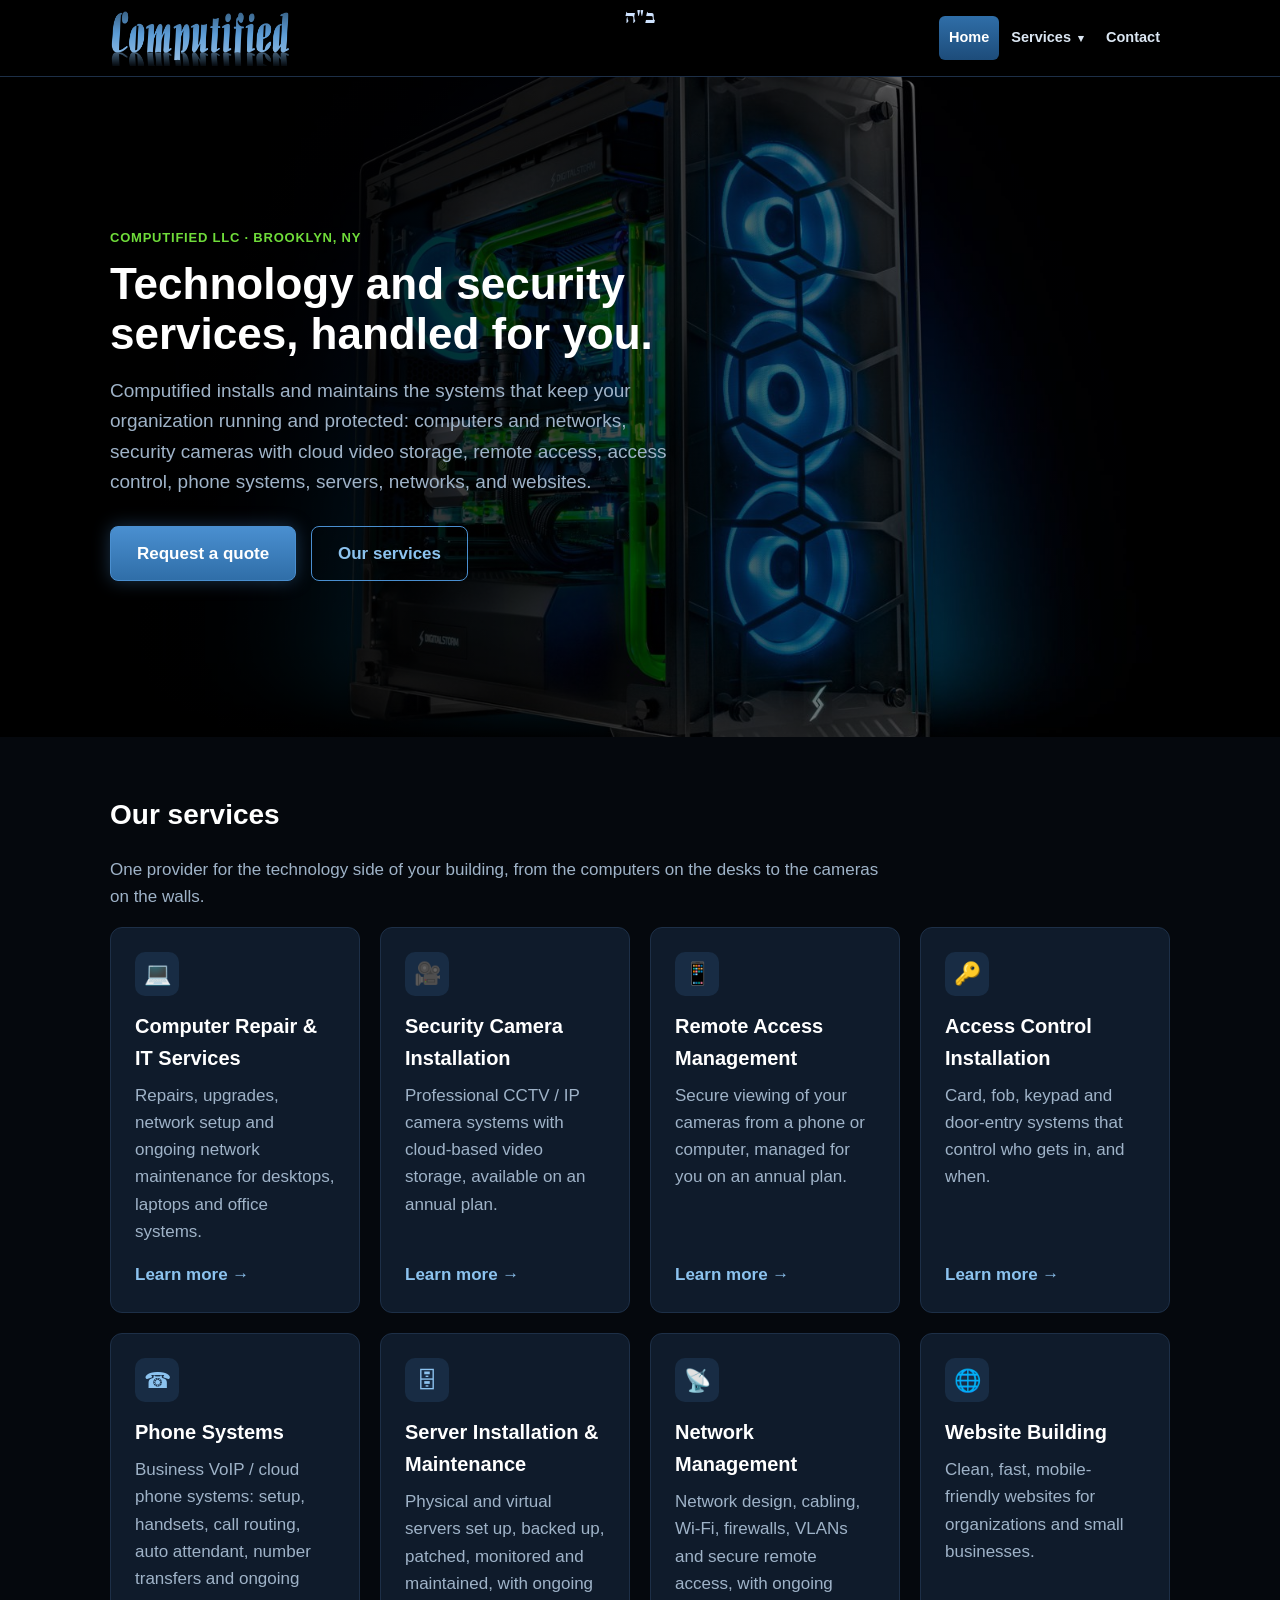
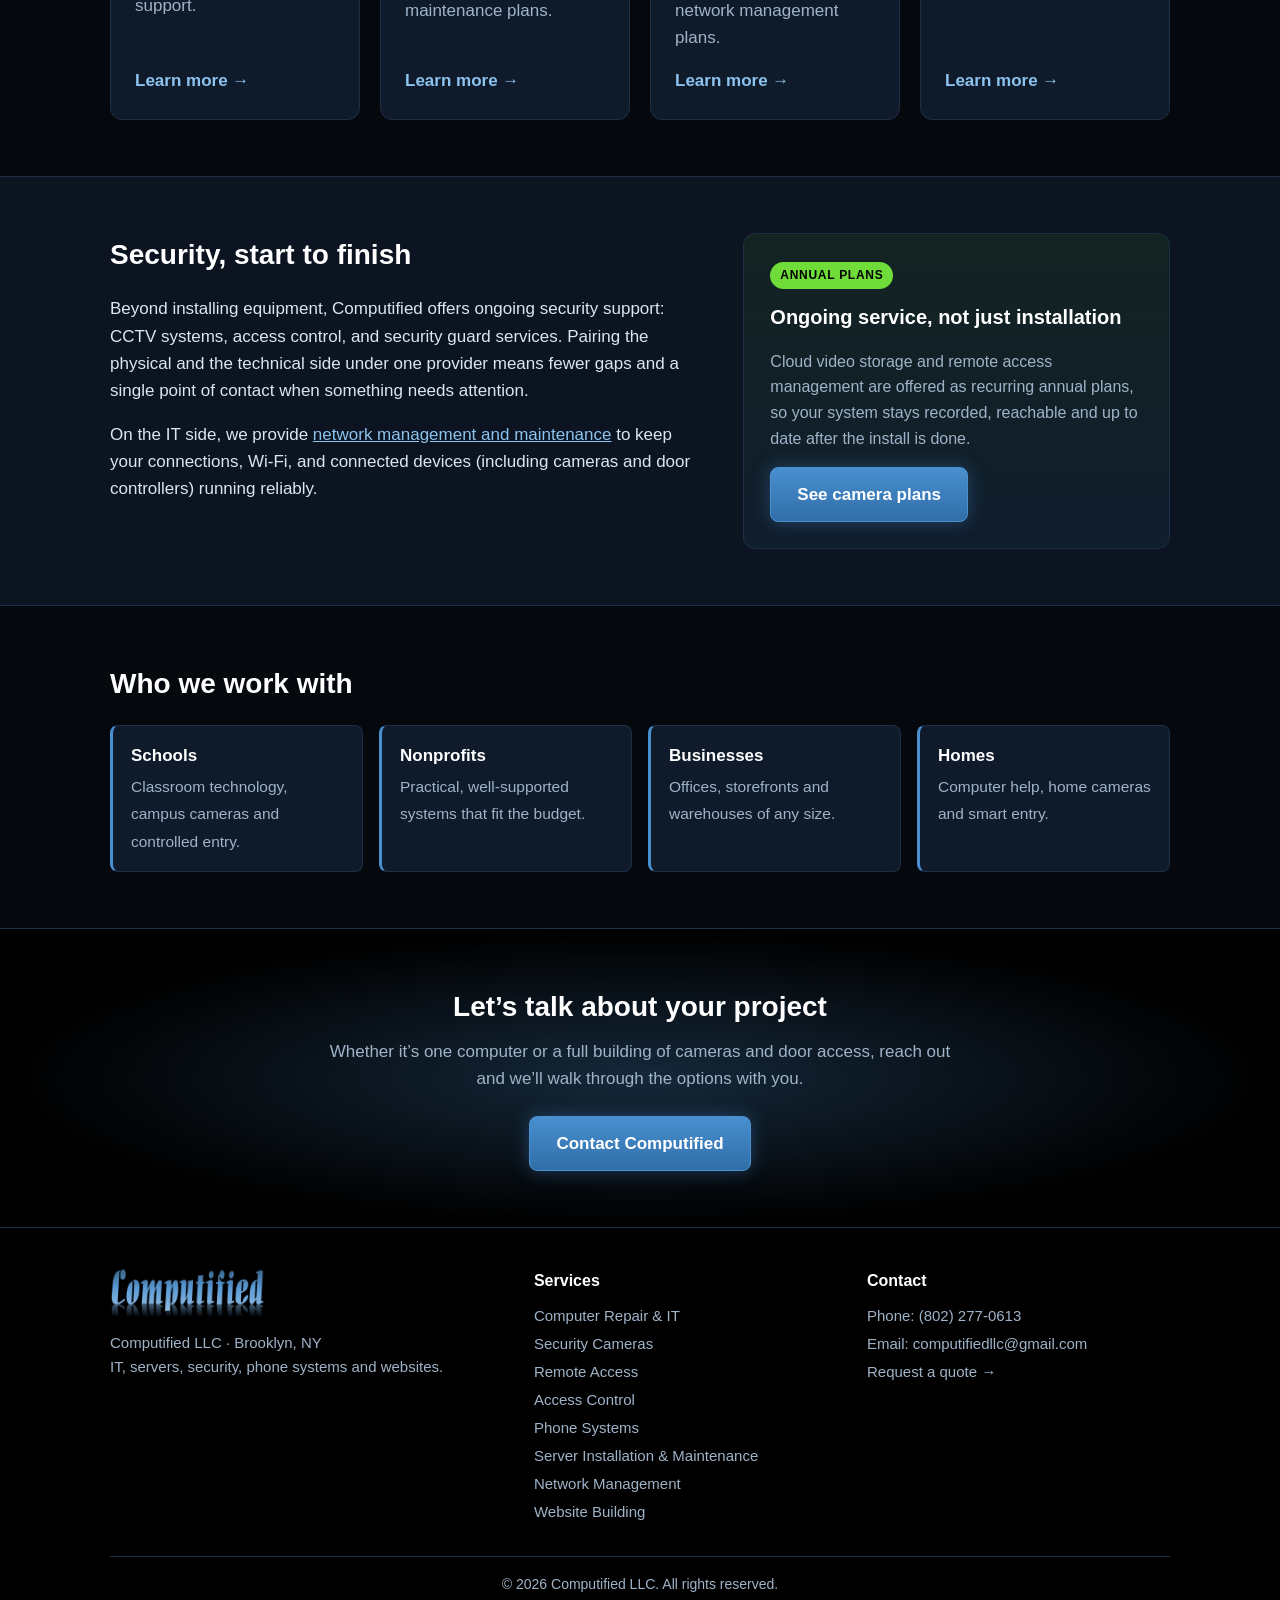
<file: index.html>
<!DOCTYPE html>
<html lang="en">
<head>
  <meta charset="utf-8">
  <meta name="viewport" content="width=device-width, initial-scale=1">
  <title>Computified | IT, Security Cameras, Access Control &amp; Websites</title>
  <meta name="description" content="Computified LLC in Brooklyn, NY: computer repair and IT services, security camera installation with cloud video storage, remote access management, access control installation and website building.">
  <link rel="icon" href="favicon.ico">
  <link rel="stylesheet" href="css/style.css">
</head>
<body>

<!-- ===== HEADER (same on every page) ===== -->
<header class="site-header">
  <div class="wrap">
    <a class="logo" href="index.html"><img src="images/comp.png" alt="Computified" width="700" height="215"></a>
    <span class="bsd" lang="he" dir="rtl">ב"ה</span>
    <input type="checkbox" id="nav-toggle" class="nav-toggle">
    <label for="nav-toggle" class="nav-toggle-label" aria-label="Open menu">&#9776;</label>
    <nav class="main-nav">
      <ul>
        <li><a href="index.html" class="active">Home</a></li>
        <li class="has-sub">
          <a href="index.html#services" class="sub-toggle" aria-haspopup="true">Services <span class="caret">&#9662;</span></a>
          <ul class="sub-menu">
            <li><a href="computer-repair.html">Computer Repair &amp; IT</a></li>
            <li><a href="security-cameras.html">Security Cameras</a></li>
            <li><a href="remote-access.html">Remote Access</a></li>
            <li><a href="access-control.html">Access Control</a></li>
            <li><a href="phone-systems.html">Phone Systems</a></li>
            <li><a href="server-maintenance.html">Server Installation &amp; Maintenance</a></li>
            <li><a href="network-management.html">Network Management</a></li>
            <li><a href="website-building.html">Website Building</a></li>
          </ul>
        </li>
        <li><a href="contact.html">Contact</a></li>
      </ul>
    </nav>
  </div>
</header>
<!-- ===== END HEADER ===== -->

<main>
<section class="hero">
  <div class="wrap">
    <span class="tag">Computified LLC &middot; Brooklyn, NY</span>
    <h1>Technology and security services, handled for you.</h1>
    <p>Computified installs and maintains the systems that keep your organization running and protected: computers and networks, security cameras with cloud video storage, remote access, access control, phone systems, servers, networks, and websites.</p>
    <a class="btn" href="contact.html">Request a quote</a>
    <a class="btn ghost" href="#services">Our services</a>
  </div>
</section>

<section id="services">
  <div class="wrap">
    <h2>Our services</h2>
    <p class="lead">One provider for the technology side of your building, from the computers on the desks to the cameras on the walls.</p>
    <div class="grid">
      <div class="card">
        <div class="icon">&#128187;</div>
        <h3>Computer Repair &amp; IT Services</h3>
        <p>Repairs, upgrades, network setup and ongoing network maintenance for desktops, laptops and office systems.</p>
        <a class="more" href="computer-repair.html">Learn more &rarr;</a>
      </div>
      <div class="card">
        <div class="icon">&#127909;</div>
        <h3>Security Camera Installation</h3>
        <p>Professional CCTV / IP camera systems with cloud-based video storage, available on an annual plan.</p>
        <a class="more" href="security-cameras.html">Learn more &rarr;</a>
      </div>
      <div class="card">
        <div class="icon">&#128241;</div>
        <h3>Remote Access Management</h3>
        <p>Secure viewing of your cameras from a phone or computer, managed for you on an annual plan.</p>
        <a class="more" href="remote-access.html">Learn more &rarr;</a>
      </div>
      <div class="card">
        <div class="icon">&#128273;</div>
        <h3>Access Control Installation</h3>
        <p>Card, fob, keypad and door-entry systems that control who gets in, and when.</p>
        <a class="more" href="access-control.html">Learn more &rarr;</a>
      </div>
      <div class="card">
        <div class="icon">&#9742;</div>
        <h3>Phone Systems</h3>
        <p>Business VoIP / cloud phone systems: setup, handsets, call routing, auto attendant, number transfers and ongoing support.</p>
        <a class="more" href="phone-systems.html">Learn more &rarr;</a>
      </div>
      <div class="card">
        <div class="icon">&#128452;</div>
        <h3>Server Installation &amp; Maintenance</h3>
        <p>Physical and virtual servers set up, backed up, patched, monitored and maintained, with ongoing maintenance plans.</p>
        <a class="more" href="server-maintenance.html">Learn more &rarr;</a>
      </div>
      <div class="card">
        <div class="icon">&#128225;</div>
        <h3>Network Management</h3>
        <p>Network design, cabling, Wi&#8209;Fi, firewalls, VLANs and secure remote access, with ongoing network management plans.</p>
        <a class="more" href="network-management.html">Learn more &rarr;</a>
      </div>
      <div class="card">
        <div class="icon">&#127760;</div>
        <h3>Website Building</h3>
        <p>Clean, fast, mobile-friendly websites for organizations and small businesses.</p>
        <a class="more" href="website-building.html">Learn more &rarr;</a>
      </div>
    </div>
  </div>
</section>

<section class="alt">
  <div class="wrap two-col">
    <div>
      <h2>Security, start to finish</h2>
      <p>Beyond installing equipment, Computified offers ongoing security support: CCTV systems, access control, and security guard services. Pairing the physical and the technical side under one provider means fewer gaps and a single point of contact when something needs attention.</p>
      <p>On the IT side, we provide <a href="network-management.html">network management and maintenance</a> to keep your connections, Wi&#8209;Fi, and connected devices (including cameras and door controllers) running reliably.</p>
    </div>
    <div class="plan">
      <span class="badge">Annual plans</span>
      <h3>Ongoing service, not just installation</h3>
      <p class="note" style="font-size:16px">Cloud video storage and remote access management are offered as recurring annual plans, so your system stays recorded, reachable and up to date after the install is done.</p>
      <a class="btn" href="security-cameras.html">See camera plans</a>
    </div>
  </div>
</section>

<section>
  <div class="wrap">
    <h2>Who we work with</h2>
    <div class="audience">
      <div><strong>Schools</strong><span>Classroom technology, campus cameras and controlled entry.</span></div>
      <div><strong>Nonprofits</strong><span>Practical, well-supported systems that fit the budget.</span></div>
      <div><strong>Businesses</strong><span>Offices, storefronts and warehouses of any size.</span></div>
      <div><strong>Homes</strong><span>Computer help, home cameras and smart entry.</span></div>
    </div>
  </div>
</section>

<section class="cta">
  <div class="wrap">
    <h2>Let&rsquo;s talk about your project</h2>
    <p>Whether it&rsquo;s one computer or a full building of cameras and door access, reach out and we&rsquo;ll walk through the options with you.</p>
    <a class="btn" href="contact.html">Contact Computified</a>
  </div>
</section>
</main>

<!-- ===== FOOTER (same on every page) ===== -->
<footer class="site-footer">
  <div class="wrap">
    <div class="cols">
      <div>
        <a class="logo" href="index.html"><img src="images/comp.png" alt="Computified" width="700" height="215"></a>
        <p>Computified LLC &middot; Brooklyn, NY<br>IT, servers, security, phone systems and websites.</p>
      </div>
      <div>
        <h4>Services</h4>
        <ul>
          <li><a href="computer-repair.html">Computer Repair &amp; IT</a></li>
          <li><a href="security-cameras.html">Security Cameras</a></li>
          <li><a href="remote-access.html">Remote Access</a></li>
          <li><a href="access-control.html">Access Control</a></li>
          <li><a href="phone-systems.html">Phone Systems</a></li>
          <li><a href="server-maintenance.html">Server Installation &amp; Maintenance</a></li>
          <li><a href="network-management.html">Network Management</a></li>
          <li><a href="website-building.html">Website Building</a></li>
        </ul>
      </div>
      <div>
        <h4>Contact</h4>
        <ul>
          <li>Phone: (802) 277-0613</li>
          <li>Email: <a href="mailto:computifiedllc@gmail.com">computifiedllc@gmail.com</a></li>
          <li><a href="contact.html">Request a quote &rarr;</a></li>
        </ul>
      </div>
    </div>
    <div class="copyright">&copy; <span>2026</span> Computified LLC. All rights reserved.</div>
  </div>
</footer>
<!-- ===== END FOOTER ===== -->

</body>
</html>
</file>
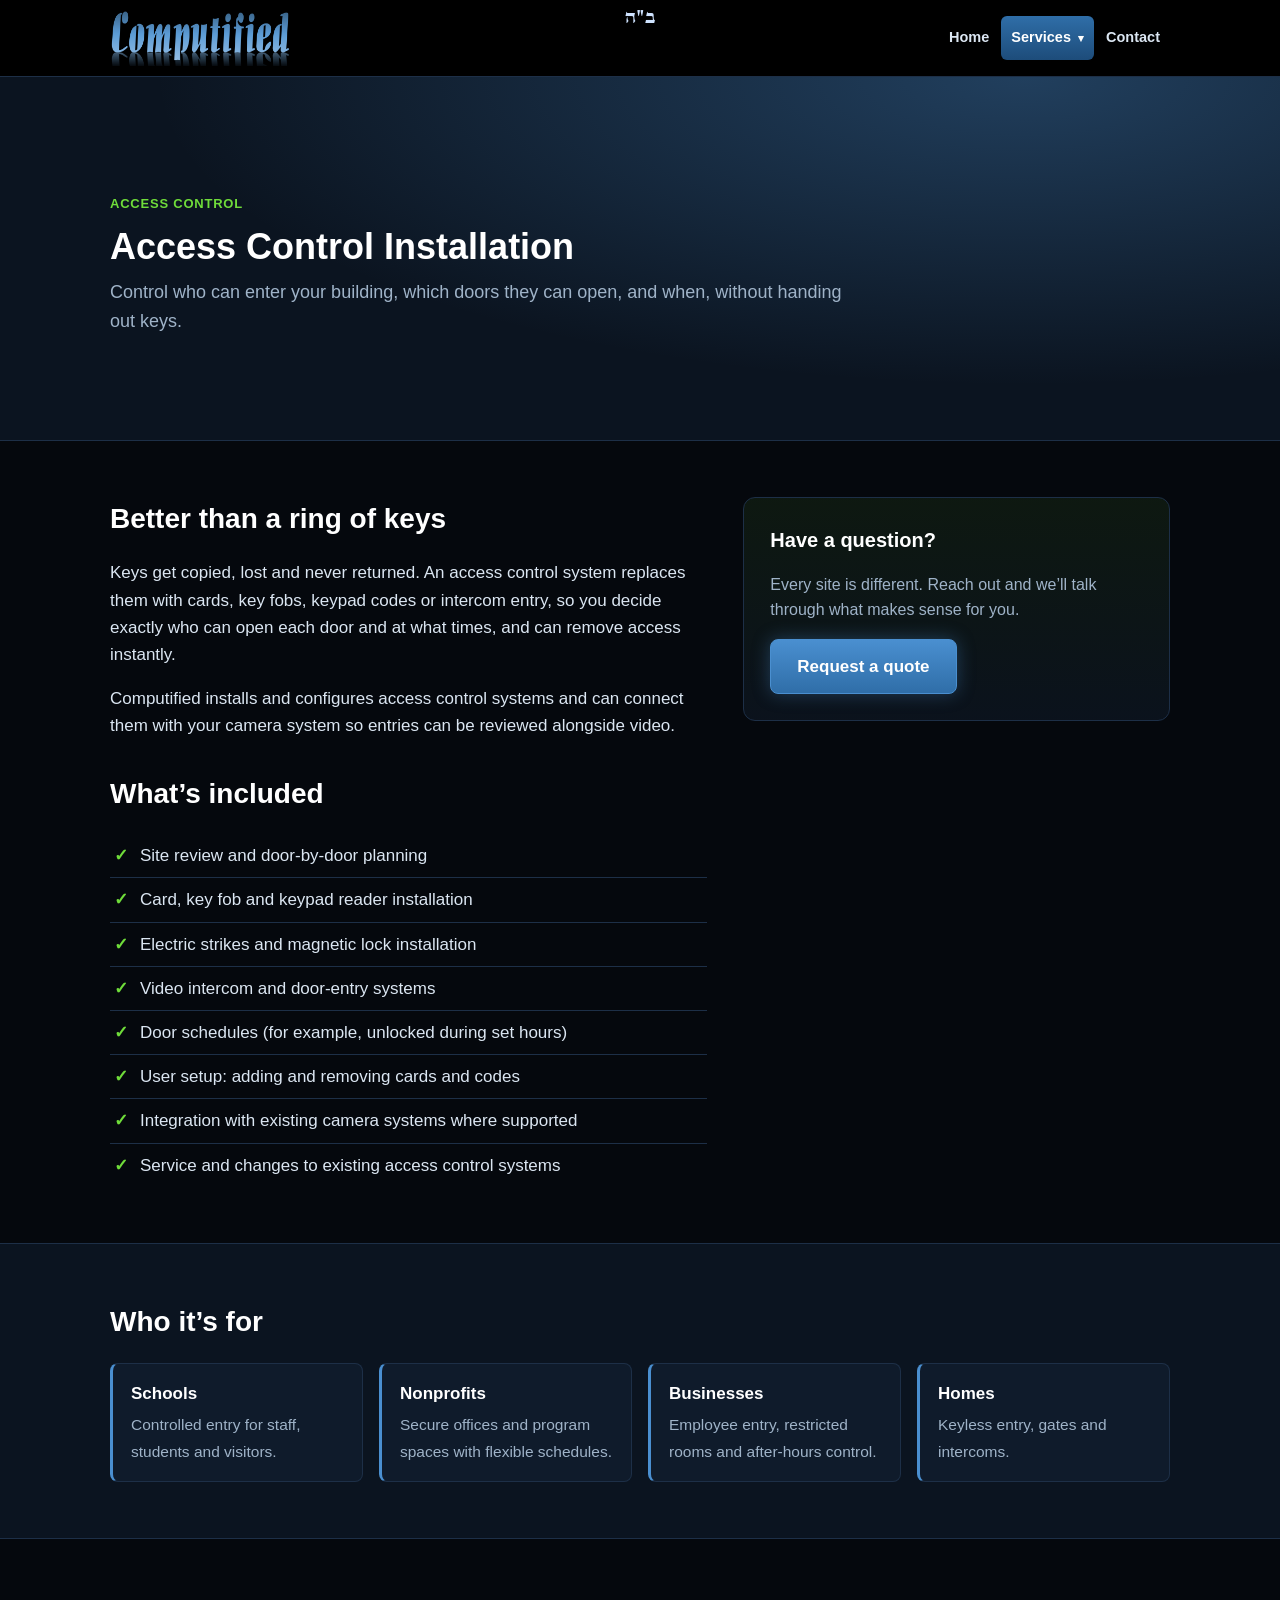
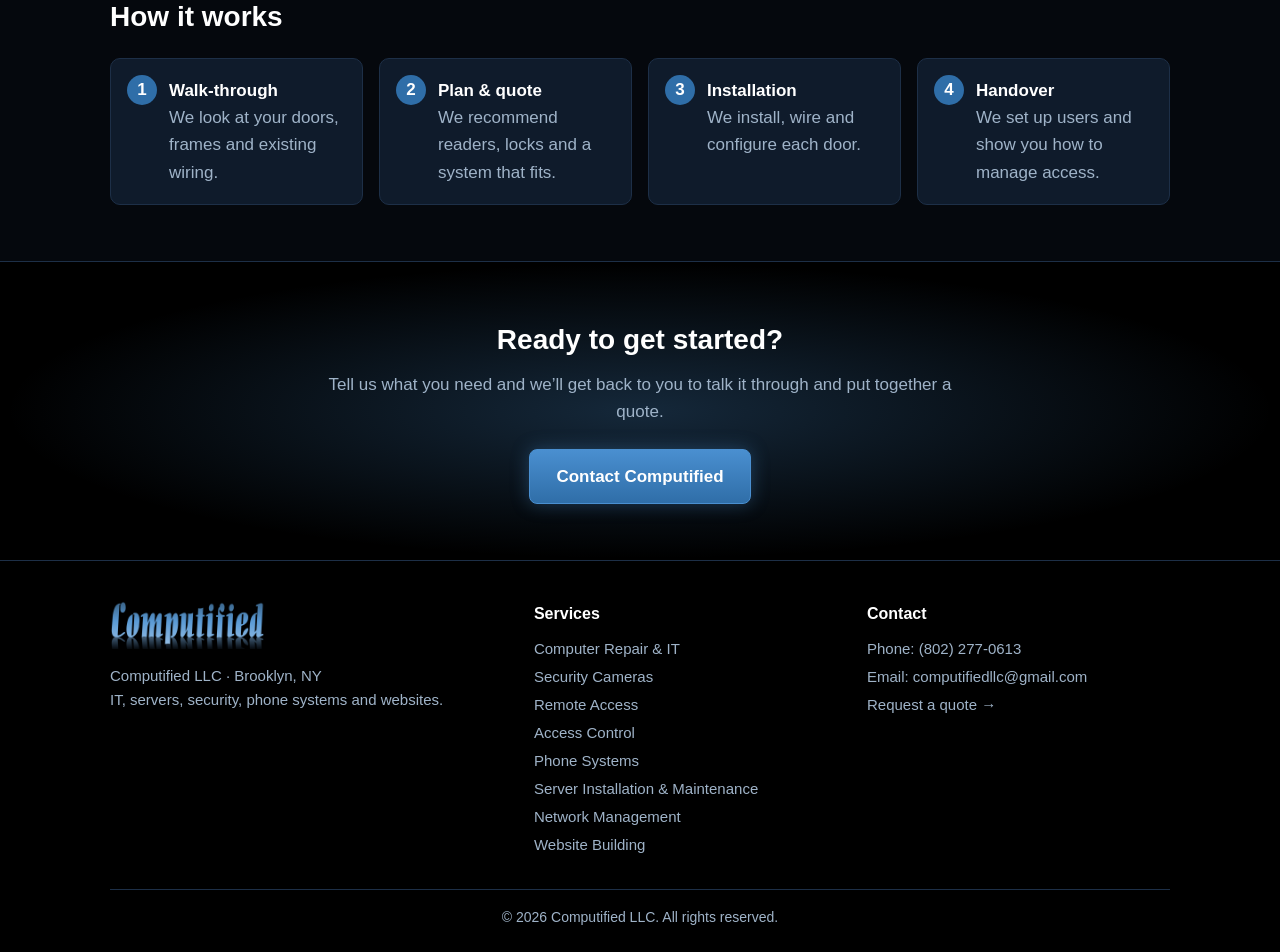
<file: access-control.html>
<!DOCTYPE html>
<html lang="en">
<head>
  <meta charset="utf-8">
  <meta name="viewport" content="width=device-width, initial-scale=1">
  <title>Access Control Installation | Computified</title>
  <meta name="description" content="Access Control Installation">
  <link rel="icon" href="favicon.ico">
  <link rel="stylesheet" href="css/style.css">
</head>
<body>

<!-- ===== HEADER (same on every page) ===== -->
<header class="site-header">
  <div class="wrap">
    <a class="logo" href="index.html"><img src="images/comp.png" alt="Computified" width="700" height="215"></a>
    <span class="bsd" lang="he" dir="rtl">ב"ה</span>
    <input type="checkbox" id="nav-toggle" class="nav-toggle">
    <label for="nav-toggle" class="nav-toggle-label" aria-label="Open menu">&#9776;</label>
    <nav class="main-nav">
      <ul>
        <li><a href="index.html">Home</a></li>
        <li class="has-sub">
          <a href="index.html#services" class="sub-toggle active" aria-haspopup="true">Services <span class="caret">&#9662;</span></a>
          <ul class="sub-menu">
            <li><a href="computer-repair.html">Computer Repair &amp; IT</a></li>
            <li><a href="security-cameras.html">Security Cameras</a></li>
            <li><a href="remote-access.html">Remote Access</a></li>
            <li><a href="access-control.html" class="active">Access Control</a></li>
            <li><a href="phone-systems.html">Phone Systems</a></li>
            <li><a href="server-maintenance.html">Server Installation &amp; Maintenance</a></li>
            <li><a href="network-management.html">Network Management</a></li>
            <li><a href="website-building.html">Website Building</a></li>
          </ul>
        </li>
        <li><a href="contact.html">Contact</a></li>
      </ul>
    </nav>
  </div>
</header>
<!-- ===== END HEADER ===== -->

<main>
<section class="page-hero">
  <div class="wrap">
    <span class="tag">Access Control</span>
    <h1>Access Control Installation</h1>
    <p>Control who can enter your building, which doors they can open, and when, without handing out keys.</p>
  </div>
</section>

<section>
  <div class="wrap two-col">
    <div>
      <h2>Better than a ring of keys</h2>
      <p>Keys get copied, lost and never returned. An access control system replaces them with cards, key fobs, keypad codes or intercom entry, so you decide exactly who can open each door and at what times, and can remove access instantly.</p>
      <p>Computified installs and configures access control systems and can connect them with your camera system so entries can be reviewed alongside video.</p>
      <h2 style="margin-top:32px">What&rsquo;s included</h2>
      <ul class="check">
          <li>Site review and door-by-door planning</li>
          <li>Card, key fob and keypad reader installation</li>
          <li>Electric strikes and magnetic lock installation</li>
          <li>Video intercom and door-entry systems</li>
          <li>Door schedules (for example, unlocked during set hours)</li>
          <li>User setup: adding and removing cards and codes</li>
          <li>Integration with existing camera systems where supported</li>
          <li>Service and changes to existing access control systems</li>
      </ul>
    </div>
    <aside>
      <div class="plan">
          <h3>Have a question?</h3>
          <p class="note" style="font-size:16px">Every site is different. Reach out and we&rsquo;ll talk through what makes sense for you.</p>
          <a class="btn" href="contact.html">Request a quote</a>
        </div>
    </aside>
  </div>
</section>

<section class="alt">
  <div class="wrap">
    <h2>Who it&rsquo;s for</h2>
    <div class="audience">
      <div><strong>Schools</strong><span>Controlled entry for staff, students and visitors.</span></div>
      <div><strong>Nonprofits</strong><span>Secure offices and program spaces with flexible schedules.</span></div>
      <div><strong>Businesses</strong><span>Employee entry, restricted rooms and after-hours control.</span></div>
      <div><strong>Homes</strong><span>Keyless entry, gates and intercoms.</span></div>
    </div>
  </div>
</section>

<section>
  <div class="wrap">
    <h2>How it works</h2>
    <ol class="steps">
      <li><strong>Walk-through</strong>We look at your doors, frames and existing wiring.</li>
      <li><strong>Plan &amp; quote</strong>We recommend readers, locks and a system that fits.</li>
      <li><strong>Installation</strong>We install, wire and configure each door.</li>
      <li><strong>Handover</strong>We set up users and show you how to manage access.</li>
    </ol>
  </div>
</section>

<section class="cta">
  <div class="wrap">
    <h2>Ready to get started?</h2>
    <p>Tell us what you need and we&rsquo;ll get back to you to talk it through and put together a quote.</p>
    <a class="btn" href="contact.html">Contact Computified</a>
  </div>
</section>
</main>

<!-- ===== FOOTER (same on every page) ===== -->
<footer class="site-footer">
  <div class="wrap">
    <div class="cols">
      <div>
        <a class="logo" href="index.html"><img src="images/comp.png" alt="Computified" width="700" height="215"></a>
        <p>Computified LLC &middot; Brooklyn, NY<br>IT, servers, security, phone systems and websites.</p>
      </div>
      <div>
        <h4>Services</h4>
        <ul>
          <li><a href="computer-repair.html">Computer Repair &amp; IT</a></li>
          <li><a href="security-cameras.html">Security Cameras</a></li>
          <li><a href="remote-access.html">Remote Access</a></li>
          <li><a href="access-control.html">Access Control</a></li>
          <li><a href="phone-systems.html">Phone Systems</a></li>
          <li><a href="server-maintenance.html">Server Installation &amp; Maintenance</a></li>
          <li><a href="network-management.html">Network Management</a></li>
          <li><a href="website-building.html">Website Building</a></li>
        </ul>
      </div>
      <div>
        <h4>Contact</h4>
        <ul>
          <li>Phone: (802) 277-0613</li>
          <li>Email: <a href="mailto:computifiedllc@gmail.com">computifiedllc@gmail.com</a></li>
          <li><a href="contact.html">Request a quote &rarr;</a></li>
        </ul>
      </div>
    </div>
    <div class="copyright">&copy; <span>2026</span> Computified LLC. All rights reserved.</div>
  </div>
</footer>
<!-- ===== END FOOTER ===== -->

</body>
</html>
</file>
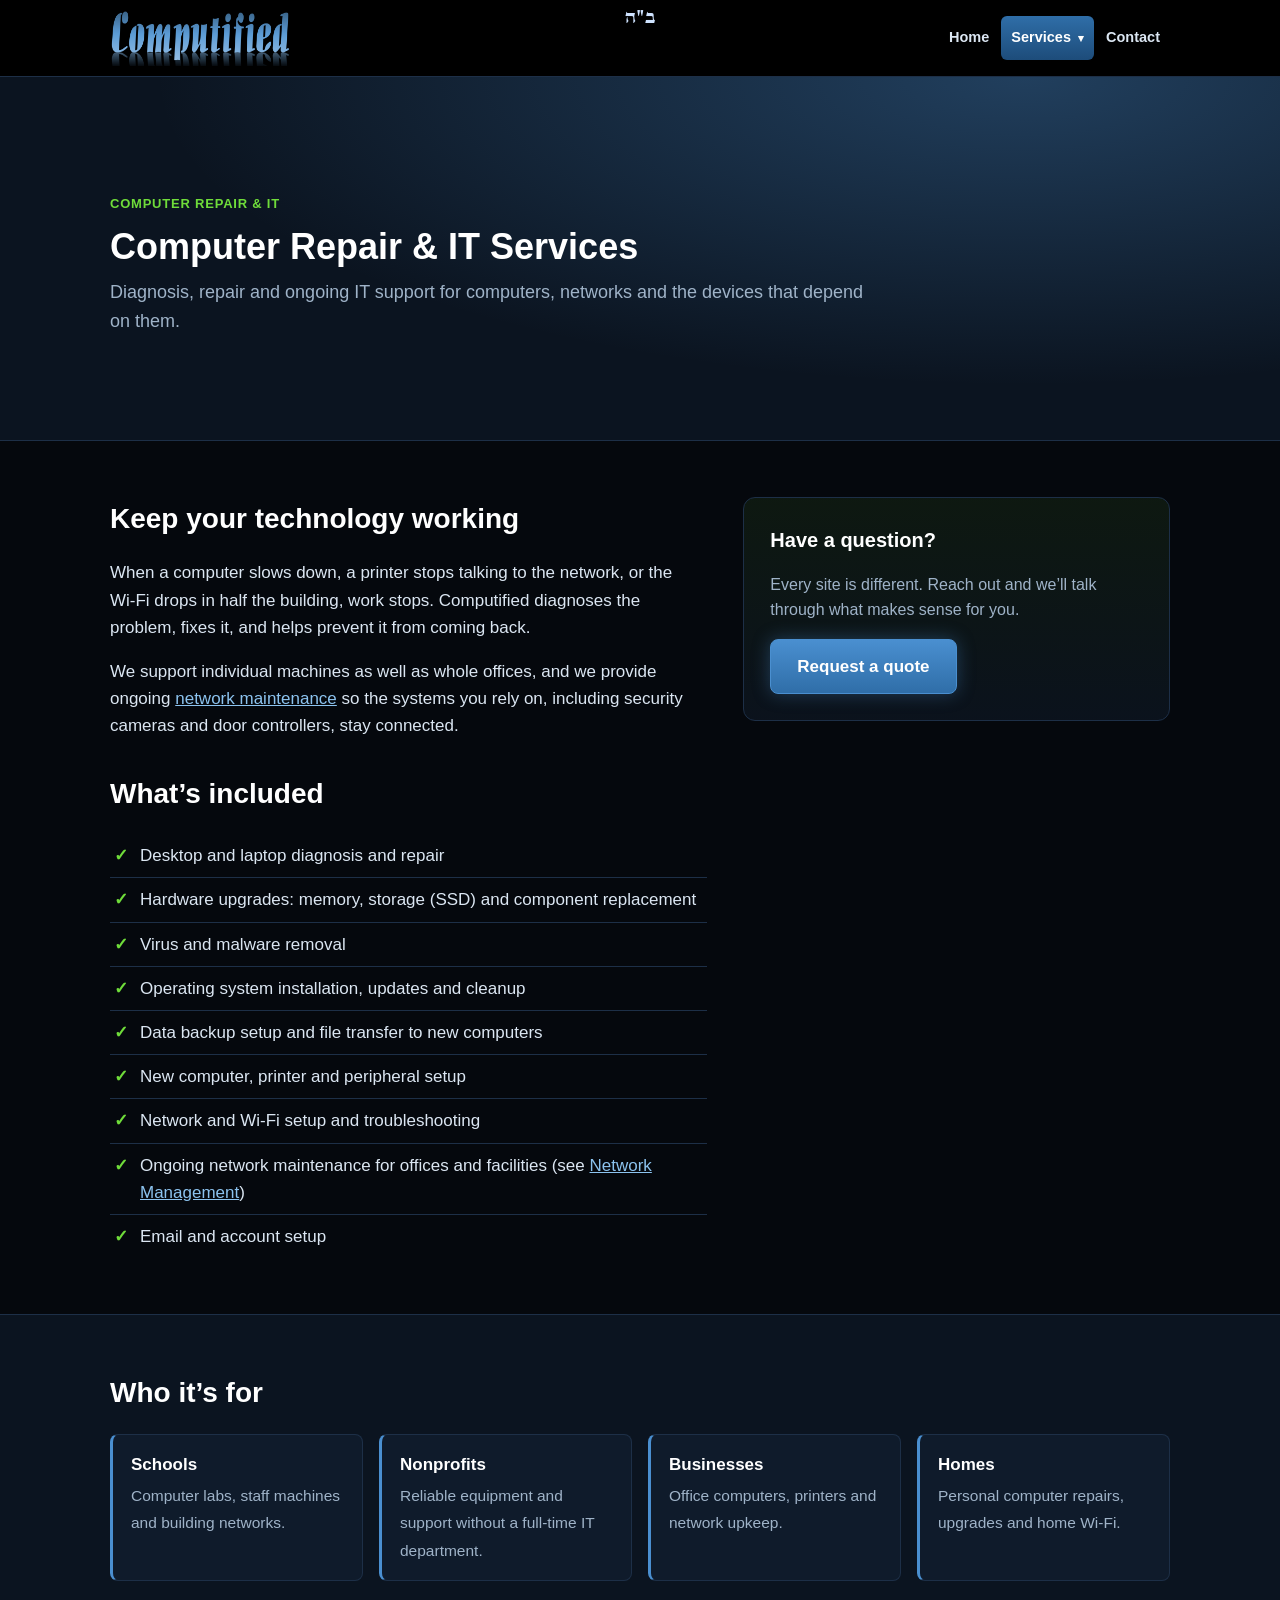
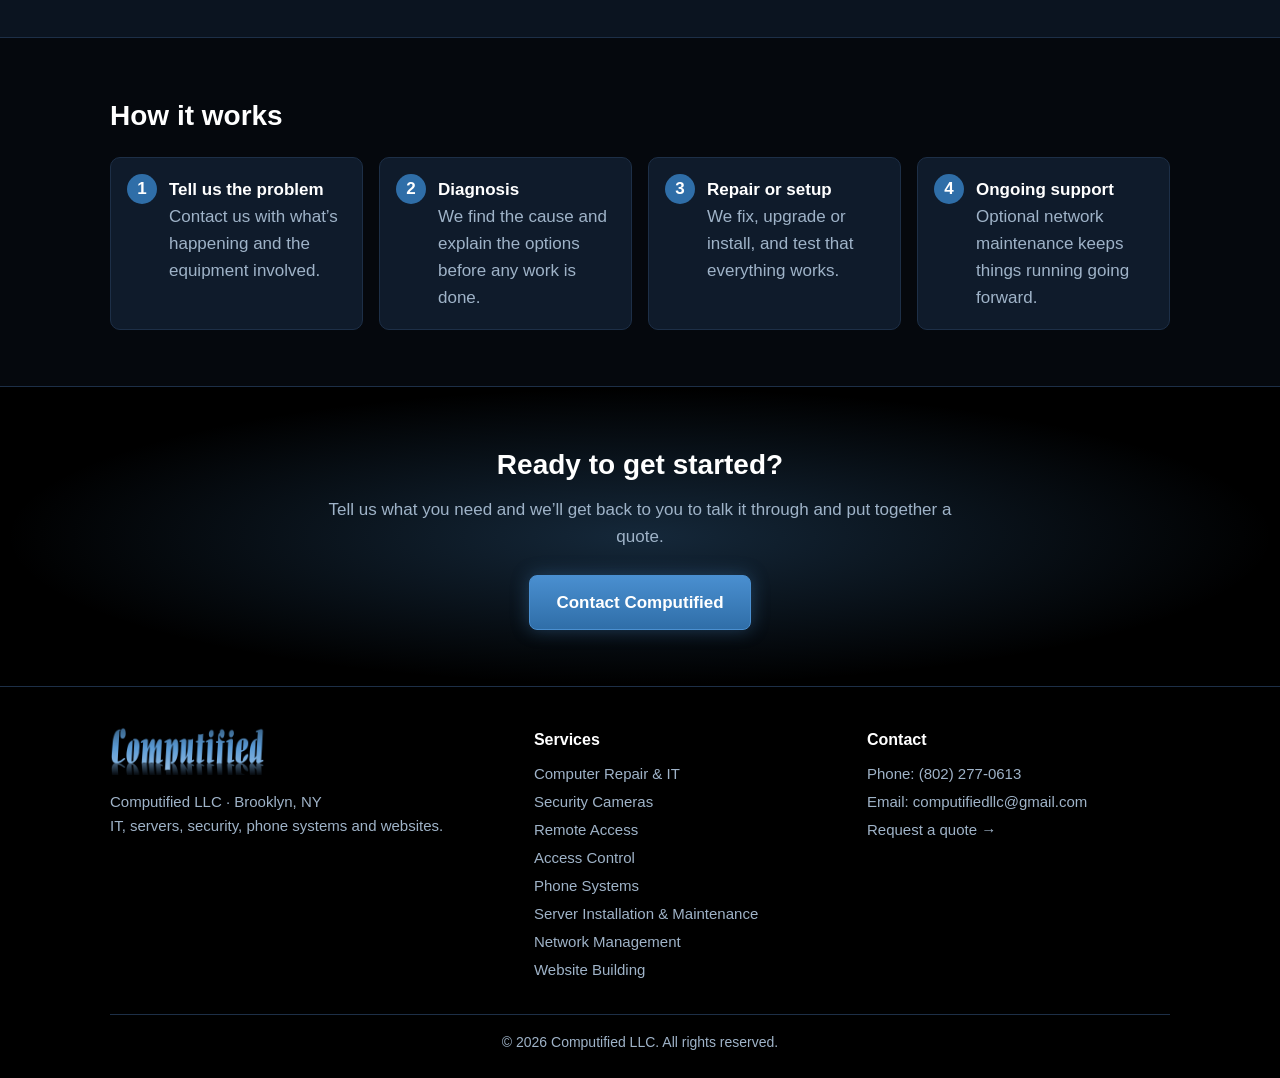
<file: computer-repair.html>
<!DOCTYPE html>
<html lang="en">
<head>
  <meta charset="utf-8">
  <meta name="viewport" content="width=device-width, initial-scale=1">
  <title>Computer Repair &amp; IT Services | Computified</title>
  <meta name="description" content="Computer Repair and IT Services">
  <link rel="icon" href="favicon.ico">
  <link rel="stylesheet" href="css/style.css">
</head>
<body>

<!-- ===== HEADER (same on every page) ===== -->
<header class="site-header">
  <div class="wrap">
    <a class="logo" href="index.html"><img src="images/comp.png" alt="Computified" width="700" height="215"></a>
    <span class="bsd" lang="he" dir="rtl">ב"ה</span>
    <input type="checkbox" id="nav-toggle" class="nav-toggle">
    <label for="nav-toggle" class="nav-toggle-label" aria-label="Open menu">&#9776;</label>
    <nav class="main-nav">
      <ul>
        <li><a href="index.html">Home</a></li>
        <li class="has-sub">
          <a href="index.html#services" class="sub-toggle active" aria-haspopup="true">Services <span class="caret">&#9662;</span></a>
          <ul class="sub-menu">
            <li><a href="computer-repair.html" class="active">Computer Repair &amp; IT</a></li>
            <li><a href="security-cameras.html">Security Cameras</a></li>
            <li><a href="remote-access.html">Remote Access</a></li>
            <li><a href="access-control.html">Access Control</a></li>
            <li><a href="phone-systems.html">Phone Systems</a></li>
            <li><a href="server-maintenance.html">Server Installation &amp; Maintenance</a></li>
            <li><a href="network-management.html">Network Management</a></li>
            <li><a href="website-building.html">Website Building</a></li>
          </ul>
        </li>
        <li><a href="contact.html">Contact</a></li>
      </ul>
    </nav>
  </div>
</header>
<!-- ===== END HEADER ===== -->

<main>
<section class="page-hero">
  <div class="wrap">
    <span class="tag">Computer Repair &amp; IT</span>
    <h1>Computer Repair &amp; IT Services</h1>
    <p>Diagnosis, repair and ongoing IT support for computers, networks and the devices that depend on them.</p>
  </div>
</section>

<section>
  <div class="wrap two-col">
    <div>
      <h2>Keep your technology working</h2>
      <p>When a computer slows down, a printer stops talking to the network, or the Wi&#8209;Fi drops in half the building, work stops. Computified diagnoses the problem, fixes it, and helps prevent it from coming back.</p>
      <p>We support individual machines as well as whole offices, and we provide ongoing <a href="network-management.html">network maintenance</a> so the systems you rely on, including security cameras and door controllers, stay connected.</p>
      <h2 style="margin-top:32px">What&rsquo;s included</h2>
      <ul class="check">
          <li>Desktop and laptop diagnosis and repair</li>
          <li>Hardware upgrades: memory, storage (SSD) and component replacement</li>
          <li>Virus and malware removal</li>
          <li>Operating system installation, updates and cleanup</li>
          <li>Data backup setup and file transfer to new computers</li>
          <li>New computer, printer and peripheral setup</li>
          <li>Network and Wi&#8209;Fi setup and troubleshooting</li>
          <li>Ongoing network maintenance for offices and facilities (see <a href="network-management.html">Network Management</a>)</li>
          <li>Email and account setup</li>
      </ul>
    </div>
    <aside>
      <div class="plan">
          <h3>Have a question?</h3>
          <p class="note" style="font-size:16px">Every site is different. Reach out and we&rsquo;ll talk through what makes sense for you.</p>
          <a class="btn" href="contact.html">Request a quote</a>
        </div>
    </aside>
  </div>
</section>

<section class="alt">
  <div class="wrap">
    <h2>Who it&rsquo;s for</h2>
    <div class="audience">
      <div><strong>Schools</strong><span>Computer labs, staff machines and building networks.</span></div>
      <div><strong>Nonprofits</strong><span>Reliable equipment and support without a full-time IT department.</span></div>
      <div><strong>Businesses</strong><span>Office computers, printers and network upkeep.</span></div>
      <div><strong>Homes</strong><span>Personal computer repairs, upgrades and home Wi&#8209;Fi.</span></div>
    </div>
  </div>
</section>

<section>
  <div class="wrap">
    <h2>How it works</h2>
    <ol class="steps">
      <li><strong>Tell us the problem</strong>Contact us with what&rsquo;s happening and the equipment involved.</li>
      <li><strong>Diagnosis</strong>We find the cause and explain the options before any work is done.</li>
      <li><strong>Repair or setup</strong>We fix, upgrade or install, and test that everything works.</li>
      <li><strong>Ongoing support</strong>Optional network maintenance keeps things running going forward.</li>
    </ol>
  </div>
</section>

<section class="cta">
  <div class="wrap">
    <h2>Ready to get started?</h2>
    <p>Tell us what you need and we&rsquo;ll get back to you to talk it through and put together a quote.</p>
    <a class="btn" href="contact.html">Contact Computified</a>
  </div>
</section>
</main>

<!-- ===== FOOTER (same on every page) ===== -->
<footer class="site-footer">
  <div class="wrap">
    <div class="cols">
      <div>
        <a class="logo" href="index.html"><img src="images/comp.png" alt="Computified" width="700" height="215"></a>
        <p>Computified LLC &middot; Brooklyn, NY<br>IT, servers, security, phone systems and websites.</p>
      </div>
      <div>
        <h4>Services</h4>
        <ul>
          <li><a href="computer-repair.html">Computer Repair &amp; IT</a></li>
          <li><a href="security-cameras.html">Security Cameras</a></li>
          <li><a href="remote-access.html">Remote Access</a></li>
          <li><a href="access-control.html">Access Control</a></li>
          <li><a href="phone-systems.html">Phone Systems</a></li>
          <li><a href="server-maintenance.html">Server Installation &amp; Maintenance</a></li>
          <li><a href="network-management.html">Network Management</a></li>
          <li><a href="website-building.html">Website Building</a></li>
        </ul>
      </div>
      <div>
        <h4>Contact</h4>
        <ul>
          <li>Phone: (802) 277-0613</li>
          <li>Email: <a href="mailto:computifiedllc@gmail.com">computifiedllc@gmail.com</a></li>
          <li><a href="contact.html">Request a quote &rarr;</a></li>
        </ul>
      </div>
    </div>
    <div class="copyright">&copy; <span>2026</span> Computified LLC. All rights reserved.</div>
  </div>
</footer>
<!-- ===== END FOOTER ===== -->

</body>
</html>
</file>
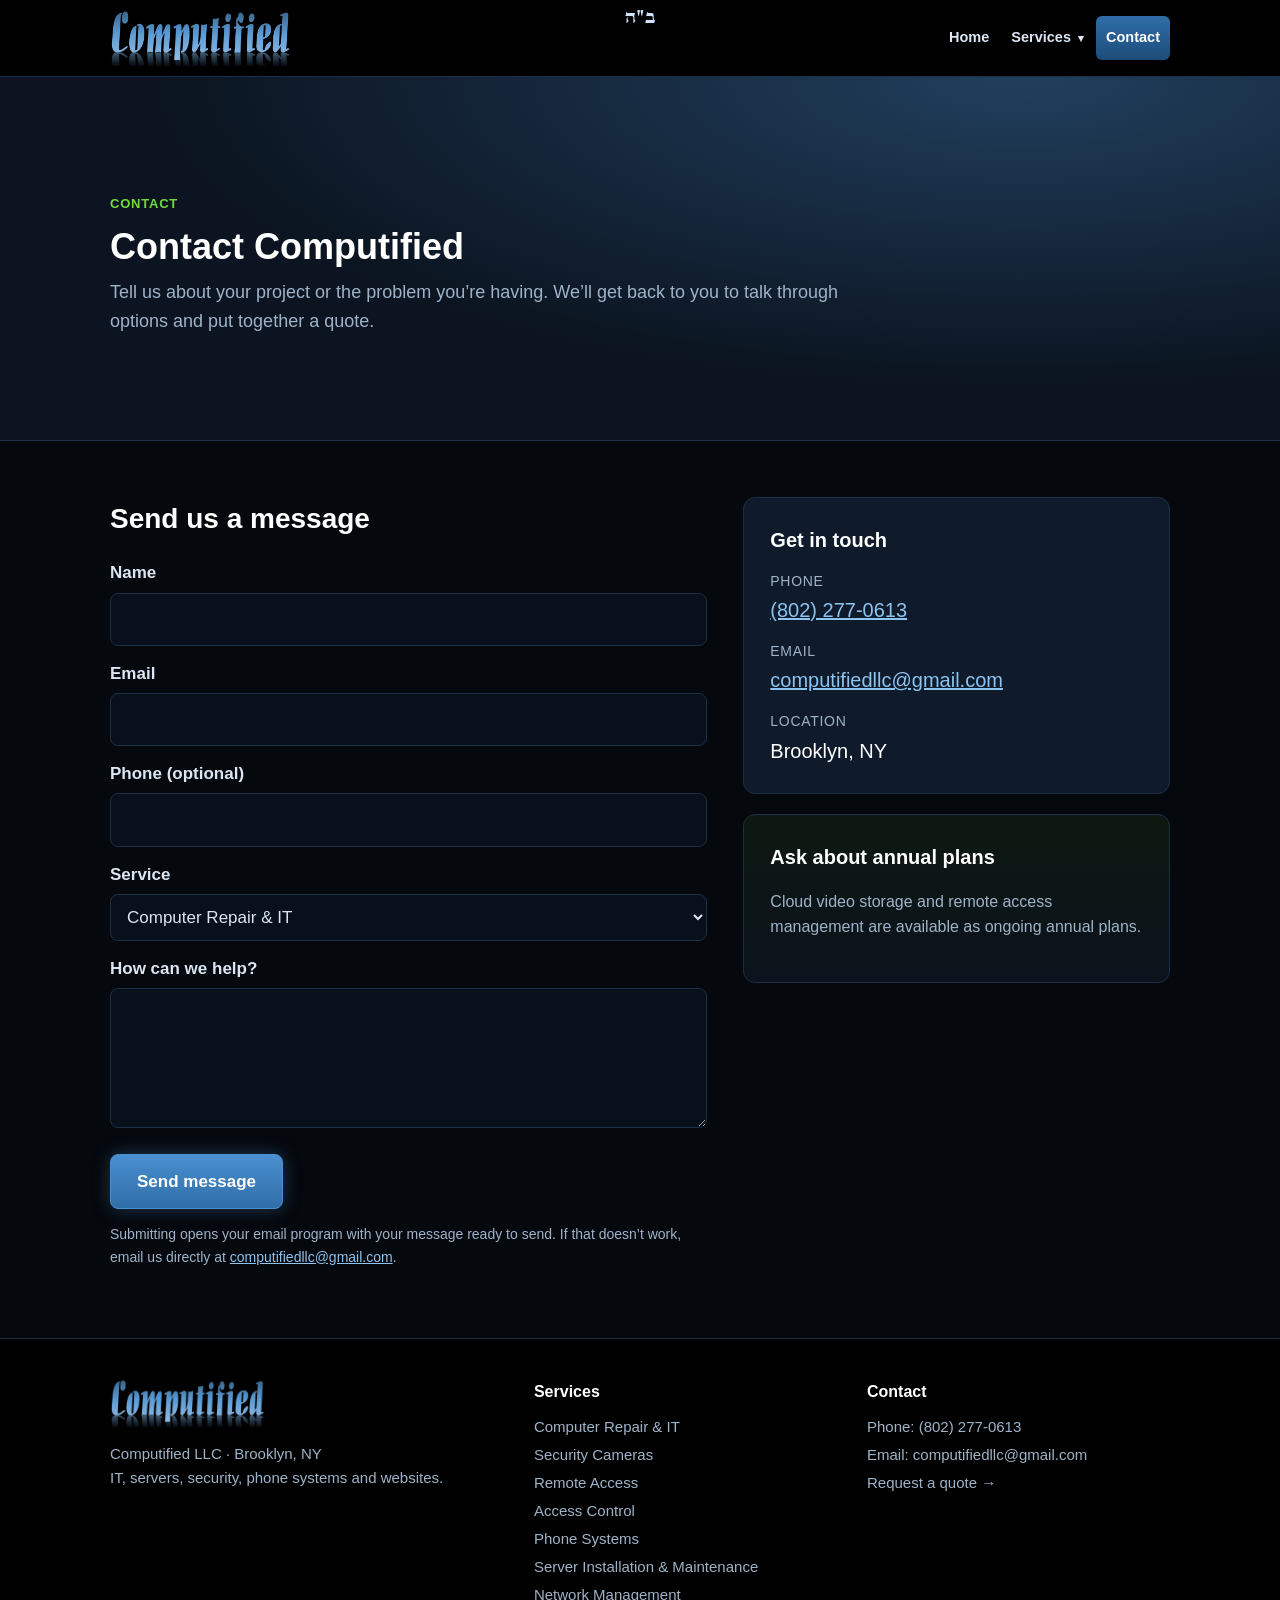
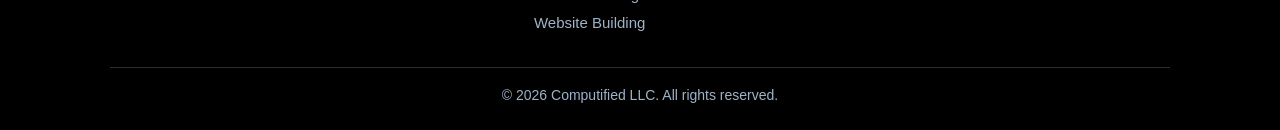
<file: contact.html>
<!DOCTYPE html>
<html lang="en">
<head>
  <meta charset="utf-8">
  <meta name="viewport" content="width=device-width, initial-scale=1">
  <title>Contact | Computified</title>
  <meta name="description" content="Contact Computified LLC for computer repair, IT services, security cameras, access control and website building.">
  <link rel="icon" href="favicon.ico">
  <link rel="stylesheet" href="css/style.css">
</head>
<body>

<!-- ===== HEADER (same on every page) ===== -->
<header class="site-header">
  <div class="wrap">
    <a class="logo" href="index.html"><img src="images/comp.png" alt="Computified" width="700" height="215"></a>
    <span class="bsd" lang="he" dir="rtl">ב"ה</span>
    <input type="checkbox" id="nav-toggle" class="nav-toggle">
    <label for="nav-toggle" class="nav-toggle-label" aria-label="Open menu">&#9776;</label>
    <nav class="main-nav">
      <ul>
        <li><a href="index.html">Home</a></li>
        <li class="has-sub">
          <a href="index.html#services" class="sub-toggle" aria-haspopup="true">Services <span class="caret">&#9662;</span></a>
          <ul class="sub-menu">
            <li><a href="computer-repair.html">Computer Repair &amp; IT</a></li>
            <li><a href="security-cameras.html">Security Cameras</a></li>
            <li><a href="remote-access.html">Remote Access</a></li>
            <li><a href="access-control.html">Access Control</a></li>
            <li><a href="phone-systems.html">Phone Systems</a></li>
            <li><a href="server-maintenance.html">Server Installation &amp; Maintenance</a></li>
            <li><a href="network-management.html">Network Management</a></li>
            <li><a href="website-building.html">Website Building</a></li>
          </ul>
        </li>
        <li><a href="contact.html" class="active">Contact</a></li>
      </ul>
    </nav>
  </div>
</header>
<!-- ===== END HEADER ===== -->

<main>
<section class="page-hero">
  <div class="wrap">
    <span class="tag">Contact</span>
    <h1>Contact Computified</h1>
    <p>Tell us about your project or the problem you&rsquo;re having. We&rsquo;ll get back to you to talk through options and put together a quote.</p>
  </div>
</section>

<section>
  <div class="wrap two-col">
    <div>
      <h2>Send us a message</h2>
      <!-- This form has no server backend. It opens the visitor's email program
           with the message filled in (mailto). To change the address, edit computifiedllc@gmail.com below. -->
      <form class="contact" action="mailto:computifiedllc@gmail.com" method="post" enctype="text/plain">
        <label for="name">Name</label>
        <input id="name" name="Name" type="text" required>
        <label for="email">Email</label>
        <input id="email" name="Email" type="email" required>
        <label for="phone">Phone (optional)</label>
        <input id="phone" name="Phone" type="tel">
        <label for="service">Service</label>
        <select id="service" name="Service">
          <option>Computer Repair &amp; IT</option>
          <option>Security Cameras</option>
          <option>Remote Access</option>
          <option>Access Control</option>
          <option>Phone Systems</option>
          <option>Server Installation &amp; Maintenance</option>
          <option>Network Management</option>
          <option>Website Building</option>
          <option>Other / Not sure</option>
        </select>
        <label for="message">How can we help?</label>
        <textarea id="message" name="Message" required></textarea>
        <button class="btn" type="submit">Send message</button>
        <p class="note">Submitting opens your email program with your message ready to send. If that doesn&rsquo;t work, email us directly at <a href="mailto:computifiedllc@gmail.com">computifiedllc@gmail.com</a>.</p>
      </form>
    </div>
    <aside>
      <div class="contact-box">
        <h3>Get in touch</h3>
        <dl>
          <dt>Phone</dt>
          <dd><a href="tel:+18022770613">(802) 277-0613</a></dd>
          <dt>Email</dt>
          <dd><a href="mailto:computifiedllc@gmail.com">computifiedllc@gmail.com</a></dd>
          <dt>Location</dt>
          <dd>Brooklyn, NY</dd>
        </dl>
      </div>
      <div class="plan" style="margin-top:20px">
        <h3>Ask about annual plans</h3>
        <p class="note" style="font-size:16px">Cloud video storage and remote access management are available as ongoing annual plans.</p>
      </div>
    </aside>
  </div>
</section>
</main>

<!-- ===== FOOTER (same on every page) ===== -->
<footer class="site-footer">
  <div class="wrap">
    <div class="cols">
      <div>
        <a class="logo" href="index.html"><img src="images/comp.png" alt="Computified" width="700" height="215"></a>
        <p>Computified LLC &middot; Brooklyn, NY<br>IT, servers, security, phone systems and websites.</p>
      </div>
      <div>
        <h4>Services</h4>
        <ul>
          <li><a href="computer-repair.html">Computer Repair &amp; IT</a></li>
          <li><a href="security-cameras.html">Security Cameras</a></li>
          <li><a href="remote-access.html">Remote Access</a></li>
          <li><a href="access-control.html">Access Control</a></li>
          <li><a href="phone-systems.html">Phone Systems</a></li>
          <li><a href="server-maintenance.html">Server Installation &amp; Maintenance</a></li>
          <li><a href="network-management.html">Network Management</a></li>
          <li><a href="website-building.html">Website Building</a></li>
        </ul>
      </div>
      <div>
        <h4>Contact</h4>
        <ul>
          <li>Phone: (802) 277-0613</li>
          <li>Email: <a href="mailto:computifiedllc@gmail.com">computifiedllc@gmail.com</a></li>
          <li><a href="contact.html">Request a quote &rarr;</a></li>
        </ul>
      </div>
    </div>
    <div class="copyright">&copy; <span>2026</span> Computified LLC. All rights reserved.</div>
  </div>
</footer>
<!-- ===== END FOOTER ===== -->

</body>
</html>
</file>
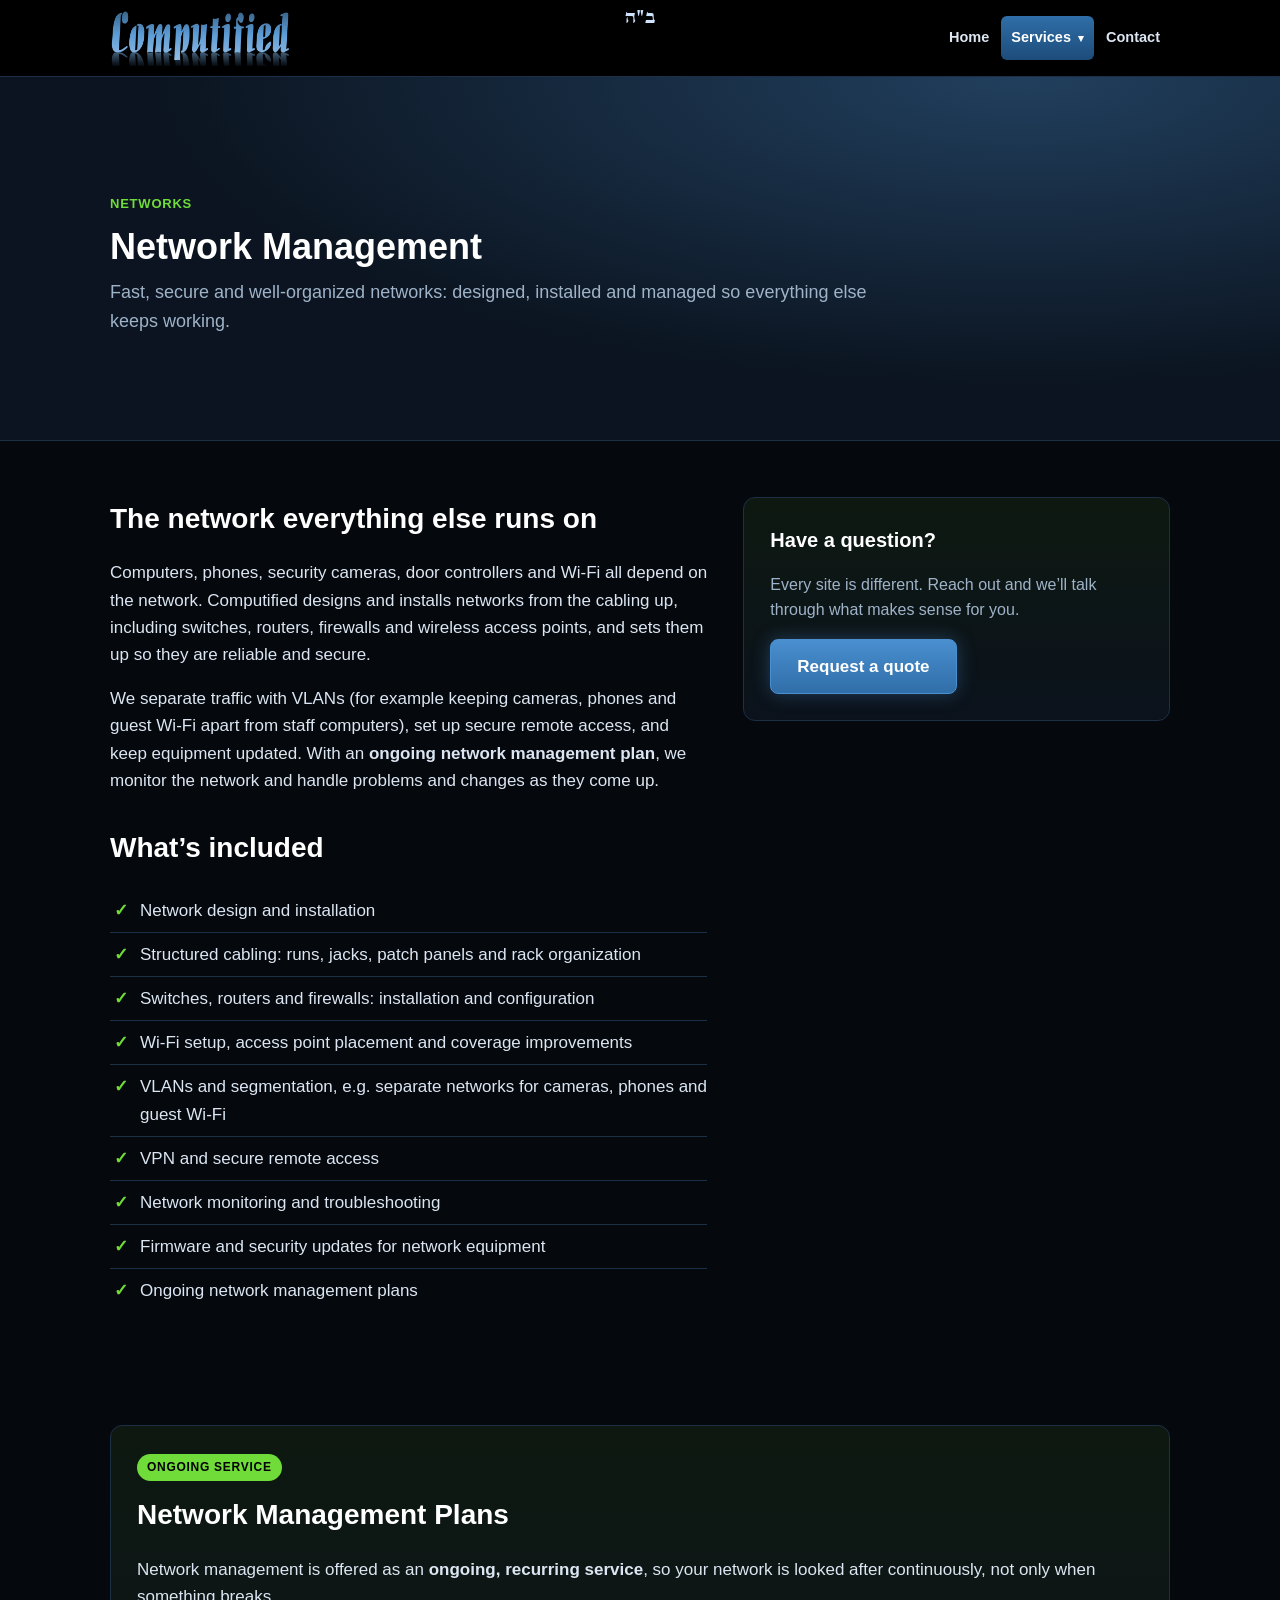
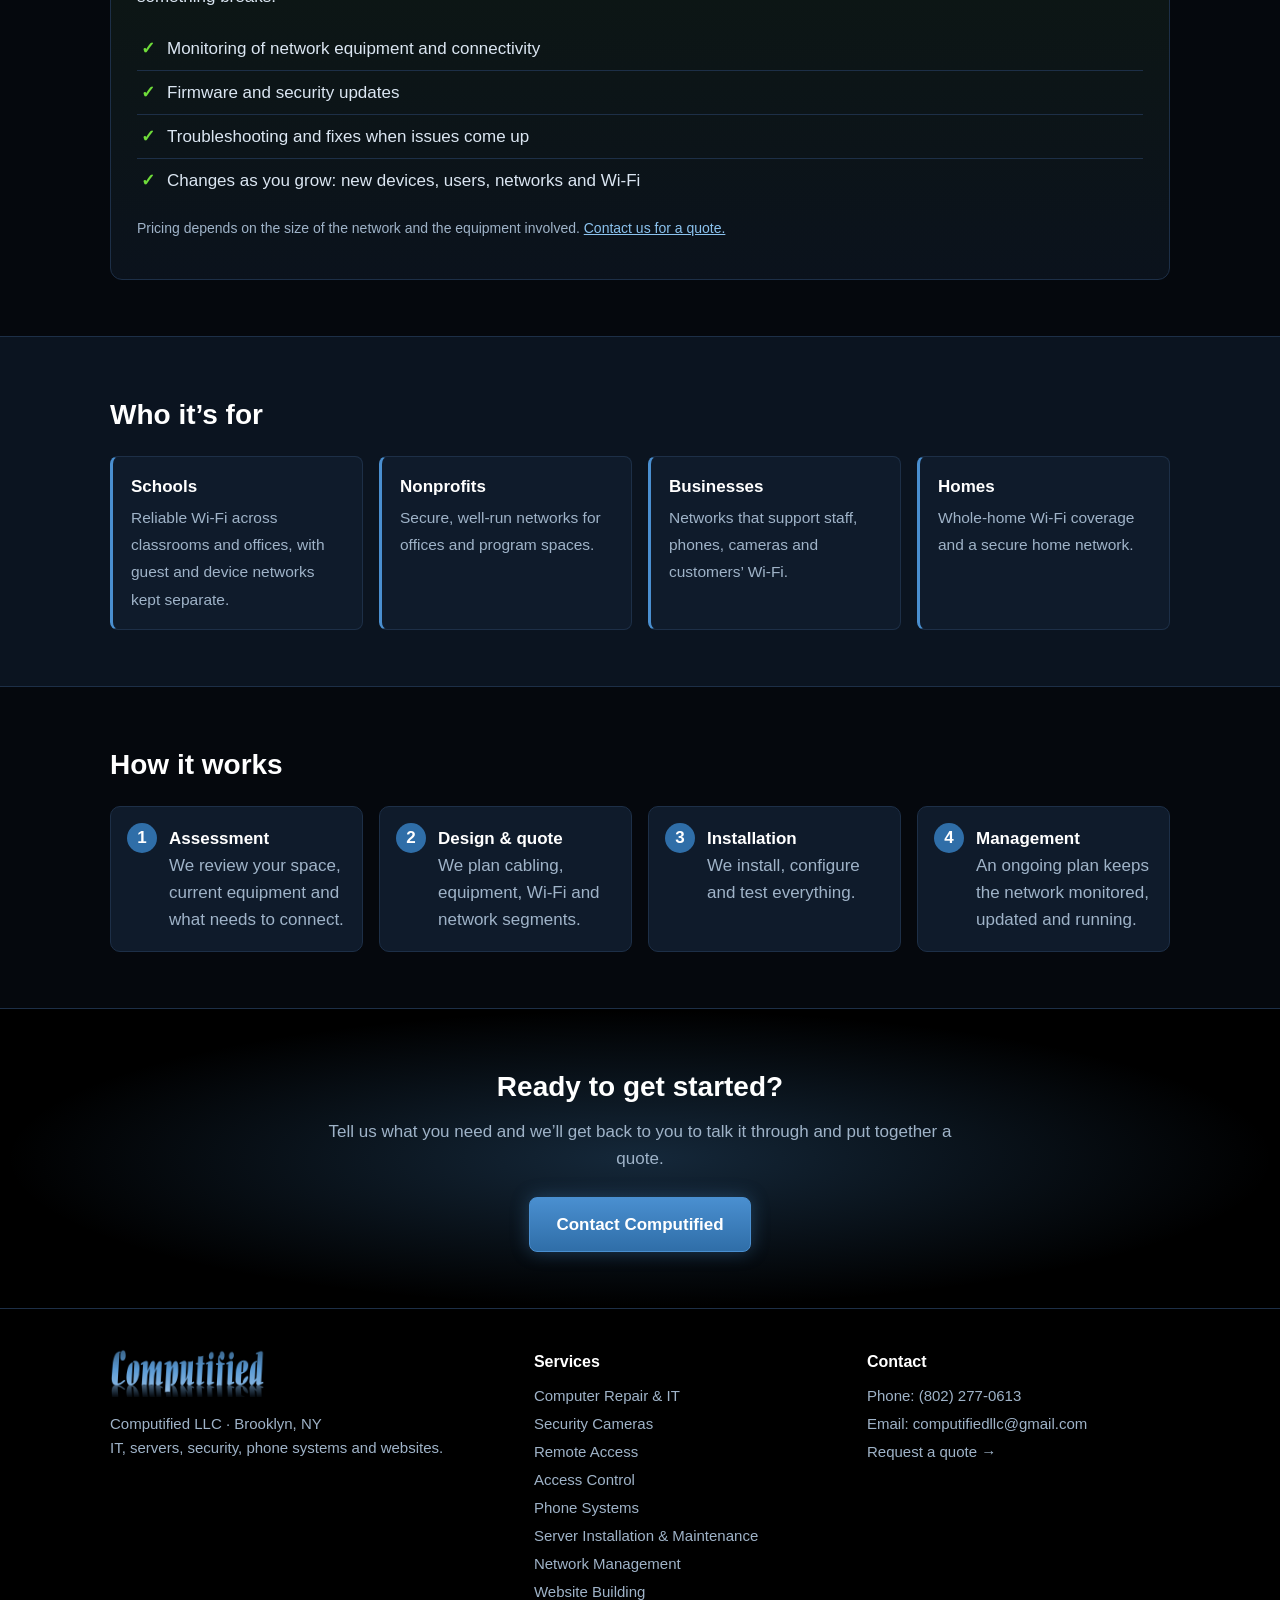
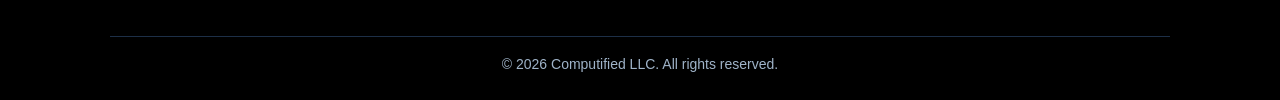
<file: network-management.html>
<!DOCTYPE html>
<html lang="en">
<head>
  <meta charset="utf-8">
  <meta name="viewport" content="width=device-width, initial-scale=1">
  <title>Network Management | Computified</title>
  <meta name="description" content="Network Management">
  <link rel="icon" href="favicon.ico">
  <link rel="stylesheet" href="css/style.css">
</head>
<body>

<!-- ===== HEADER (same on every page) ===== -->
<header class="site-header">
  <div class="wrap">
    <a class="logo" href="index.html"><img src="images/comp.png" alt="Computified" width="700" height="215"></a>
    <span class="bsd" lang="he" dir="rtl">ב"ה</span>
    <input type="checkbox" id="nav-toggle" class="nav-toggle">
    <label for="nav-toggle" class="nav-toggle-label" aria-label="Open menu">&#9776;</label>
    <nav class="main-nav">
      <ul>
        <li><a href="index.html">Home</a></li>
        <li class="has-sub">
          <a href="index.html#services" class="sub-toggle active" aria-haspopup="true">Services <span class="caret">&#9662;</span></a>
          <ul class="sub-menu">
            <li><a href="computer-repair.html">Computer Repair &amp; IT</a></li>
            <li><a href="security-cameras.html">Security Cameras</a></li>
            <li><a href="remote-access.html">Remote Access</a></li>
            <li><a href="access-control.html">Access Control</a></li>
            <li><a href="phone-systems.html">Phone Systems</a></li>
            <li><a href="server-maintenance.html">Server Installation &amp; Maintenance</a></li>
            <li><a href="network-management.html" class="active">Network Management</a></li>
            <li><a href="website-building.html">Website Building</a></li>
          </ul>
        </li>
        <li><a href="contact.html">Contact</a></li>
      </ul>
    </nav>
  </div>
</header>
<!-- ===== END HEADER ===== -->

<main>
<section class="page-hero">
  <div class="wrap">
    <span class="tag">Networks</span>
    <h1>Network Management</h1>
    <p>Fast, secure and well-organized networks: designed, installed and managed so everything else keeps working.</p>
  </div>
</section>

<section>
  <div class="wrap two-col">
    <div>
      <h2>The network everything else runs on</h2>
      <p>Computers, phones, security cameras, door controllers and Wi&#8209;Fi all depend on the network. Computified designs and installs networks from the cabling up, including switches, routers, firewalls and wireless access points, and sets them up so they are reliable and secure.</p>
      <p>We separate traffic with VLANs (for example keeping cameras, phones and guest Wi&#8209;Fi apart from staff computers), set up secure remote access, and keep equipment updated. With an <strong>ongoing network management plan</strong>, we monitor the network and handle problems and changes as they come up.</p>
      <h2 style="margin-top:32px">What&rsquo;s included</h2>
      <ul class="check">
          <li>Network design and installation</li>
          <li>Structured cabling: runs, jacks, patch panels and rack organization</li>
          <li>Switches, routers and firewalls: installation and configuration</li>
          <li>Wi&#8209;Fi setup, access point placement and coverage improvements</li>
          <li>VLANs and segmentation, e.g. separate networks for cameras, phones and guest Wi&#8209;Fi</li>
          <li>VPN and secure remote access</li>
          <li>Network monitoring and troubleshooting</li>
          <li>Firmware and security updates for network equipment</li>
          <li>Ongoing network management plans</li>
      </ul>
    </div>
    <aside>
      <div class="plan">
          <h3>Have a question?</h3>
          <p class="note" style="font-size:16px">Every site is different. Reach out and we&rsquo;ll talk through what makes sense for you.</p>
          <a class="btn" href="contact.html">Request a quote</a>
        </div>
    </aside>
  </div>
</section>

<section>
  <div class="wrap">
    <div class="plan">
      <span class="badge">Ongoing service</span>
      <h2>Network Management Plans</h2>
      <p>Network management is offered as an <strong>ongoing, recurring service</strong>, so your network is looked after continuously, not only when something breaks.</p>
      <ul class="check">
          <li>Monitoring of network equipment and connectivity</li>
          <li>Firmware and security updates</li>
          <li>Troubleshooting and fixes when issues come up</li>
          <li>Changes as you grow: new devices, users, networks and Wi&#8209;Fi</li>
      </ul>
      <p class="note">Pricing depends on the size of the network and the equipment involved. <a href="contact.html">Contact us for a quote.</a></p>
    </div>
  </div>
</section>

<section class="alt">
  <div class="wrap">
    <h2>Who it&rsquo;s for</h2>
    <div class="audience">
      <div><strong>Schools</strong><span>Reliable Wi&#8209;Fi across classrooms and offices, with guest and device networks kept separate.</span></div>
      <div><strong>Nonprofits</strong><span>Secure, well-run networks for offices and program spaces.</span></div>
      <div><strong>Businesses</strong><span>Networks that support staff, phones, cameras and customers&rsquo; Wi&#8209;Fi.</span></div>
      <div><strong>Homes</strong><span>Whole-home Wi&#8209;Fi coverage and a secure home network.</span></div>
    </div>
  </div>
</section>

<section>
  <div class="wrap">
    <h2>How it works</h2>
    <ol class="steps">
      <li><strong>Assessment</strong>We review your space, current equipment and what needs to connect.</li>
      <li><strong>Design &amp; quote</strong>We plan cabling, equipment, Wi&#8209;Fi and network segments.</li>
      <li><strong>Installation</strong>We install, configure and test everything.</li>
      <li><strong>Management</strong>An ongoing plan keeps the network monitored, updated and running.</li>
    </ol>
  </div>
</section>

<section class="cta">
  <div class="wrap">
    <h2>Ready to get started?</h2>
    <p>Tell us what you need and we&rsquo;ll get back to you to talk it through and put together a quote.</p>
    <a class="btn" href="contact.html">Contact Computified</a>
  </div>
</section>
</main>

<!-- ===== FOOTER (same on every page) ===== -->
<footer class="site-footer">
  <div class="wrap">
    <div class="cols">
      <div>
        <a class="logo" href="index.html"><img src="images/comp.png" alt="Computified" width="700" height="215"></a>
        <p>Computified LLC &middot; Brooklyn, NY<br>IT, servers, security, phone systems and websites.</p>
      </div>
      <div>
        <h4>Services</h4>
        <ul>
          <li><a href="computer-repair.html">Computer Repair &amp; IT</a></li>
          <li><a href="security-cameras.html">Security Cameras</a></li>
          <li><a href="remote-access.html">Remote Access</a></li>
          <li><a href="access-control.html">Access Control</a></li>
          <li><a href="phone-systems.html">Phone Systems</a></li>
          <li><a href="server-maintenance.html">Server Installation &amp; Maintenance</a></li>
          <li><a href="network-management.html">Network Management</a></li>
          <li><a href="website-building.html">Website Building</a></li>
        </ul>
      </div>
      <div>
        <h4>Contact</h4>
        <ul>
          <li>Phone: (802) 277-0613</li>
          <li>Email: <a href="mailto:computifiedllc@gmail.com">computifiedllc@gmail.com</a></li>
          <li><a href="contact.html">Request a quote &rarr;</a></li>
        </ul>
      </div>
    </div>
    <div class="copyright">&copy; <span>2026</span> Computified LLC. All rights reserved.</div>
  </div>
</footer>
<!-- ===== END FOOTER ===== -->

</body>
</html>
</file>
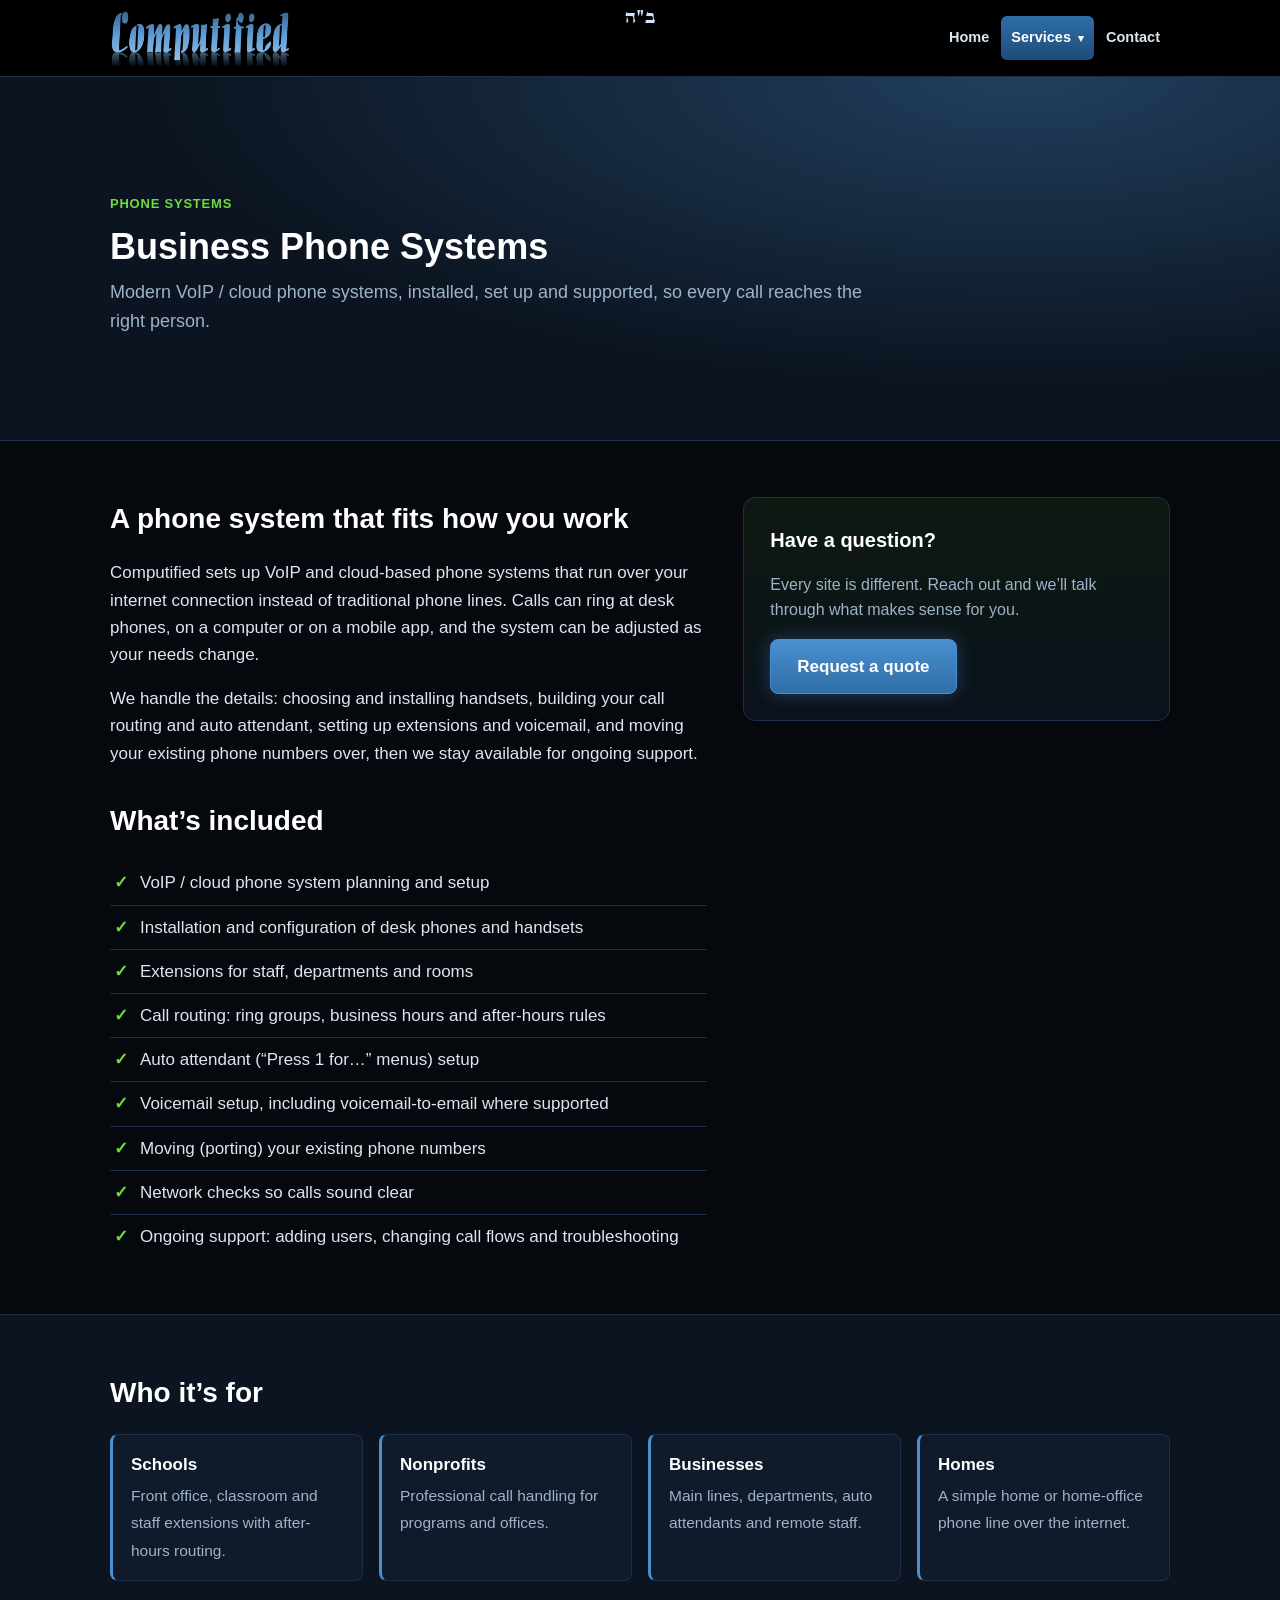
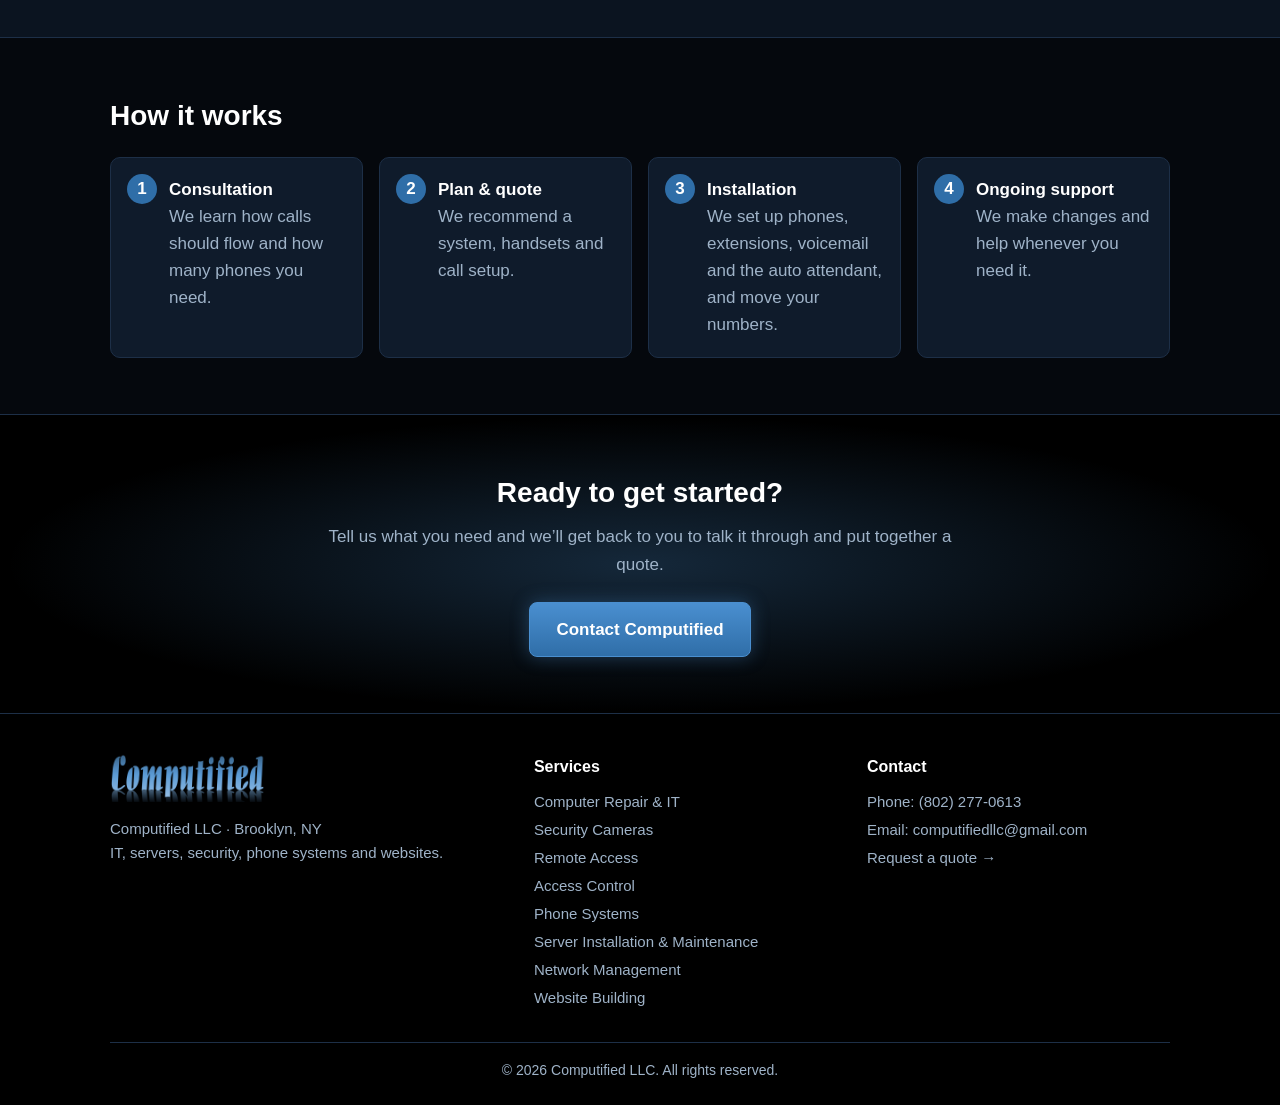
<file: phone-systems.html>
<!DOCTYPE html>
<html lang="en">
<head>
  <meta charset="utf-8">
  <meta name="viewport" content="width=device-width, initial-scale=1">
  <title>Phone Systems | Computified</title>
  <meta name="description" content="Business Phone Systems">
  <link rel="icon" href="favicon.ico">
  <link rel="stylesheet" href="css/style.css">
</head>
<body>

<!-- ===== HEADER (same on every page) ===== -->
<header class="site-header">
  <div class="wrap">
    <a class="logo" href="index.html"><img src="images/comp.png" alt="Computified" width="700" height="215"></a>
    <span class="bsd" lang="he" dir="rtl">ב"ה</span>
    <input type="checkbox" id="nav-toggle" class="nav-toggle">
    <label for="nav-toggle" class="nav-toggle-label" aria-label="Open menu">&#9776;</label>
    <nav class="main-nav">
      <ul>
        <li><a href="index.html">Home</a></li>
        <li class="has-sub">
          <a href="index.html#services" class="sub-toggle active" aria-haspopup="true">Services <span class="caret">&#9662;</span></a>
          <ul class="sub-menu">
            <li><a href="computer-repair.html">Computer Repair &amp; IT</a></li>
            <li><a href="security-cameras.html">Security Cameras</a></li>
            <li><a href="remote-access.html">Remote Access</a></li>
            <li><a href="access-control.html">Access Control</a></li>
            <li><a href="phone-systems.html" class="active">Phone Systems</a></li>
            <li><a href="server-maintenance.html">Server Installation &amp; Maintenance</a></li>
            <li><a href="network-management.html">Network Management</a></li>
            <li><a href="website-building.html">Website Building</a></li>
          </ul>
        </li>
        <li><a href="contact.html">Contact</a></li>
      </ul>
    </nav>
  </div>
</header>
<!-- ===== END HEADER ===== -->

<main>
<section class="page-hero">
  <div class="wrap">
    <span class="tag">Phone Systems</span>
    <h1>Business Phone Systems</h1>
    <p>Modern VoIP / cloud phone systems, installed, set up and supported, so every call reaches the right person.</p>
  </div>
</section>

<section>
  <div class="wrap two-col">
    <div>
      <h2>A phone system that fits how you work</h2>
      <p>Computified sets up VoIP and cloud-based phone systems that run over your internet connection instead of traditional phone lines. Calls can ring at desk phones, on a computer or on a mobile app, and the system can be adjusted as your needs change.</p>
      <p>We handle the details: choosing and installing handsets, building your call routing and auto attendant, setting up extensions and voicemail, and moving your existing phone numbers over, then we stay available for ongoing support.</p>
      <h2 style="margin-top:32px">What&rsquo;s included</h2>
      <ul class="check">
          <li>VoIP / cloud phone system planning and setup</li>
          <li>Installation and configuration of desk phones and handsets</li>
          <li>Extensions for staff, departments and rooms</li>
          <li>Call routing: ring groups, business hours and after-hours rules</li>
          <li>Auto attendant (&ldquo;Press 1 for&hellip;&rdquo; menus) setup</li>
          <li>Voicemail setup, including voicemail-to-email where supported</li>
          <li>Moving (porting) your existing phone numbers</li>
          <li>Network checks so calls sound clear</li>
          <li>Ongoing support: adding users, changing call flows and troubleshooting</li>
      </ul>
    </div>
    <aside>
      <div class="plan">
          <h3>Have a question?</h3>
          <p class="note" style="font-size:16px">Every site is different. Reach out and we&rsquo;ll talk through what makes sense for you.</p>
          <a class="btn" href="contact.html">Request a quote</a>
        </div>
    </aside>
  </div>
</section>

<section class="alt">
  <div class="wrap">
    <h2>Who it&rsquo;s for</h2>
    <div class="audience">
      <div><strong>Schools</strong><span>Front office, classroom and staff extensions with after-hours routing.</span></div>
      <div><strong>Nonprofits</strong><span>Professional call handling for programs and offices.</span></div>
      <div><strong>Businesses</strong><span>Main lines, departments, auto attendants and remote staff.</span></div>
      <div><strong>Homes</strong><span>A simple home or home-office phone line over the internet.</span></div>
    </div>
  </div>
</section>

<section>
  <div class="wrap">
    <h2>How it works</h2>
    <ol class="steps">
      <li><strong>Consultation</strong>We learn how calls should flow and how many phones you need.</li>
      <li><strong>Plan &amp; quote</strong>We recommend a system, handsets and call setup.</li>
      <li><strong>Installation</strong>We set up phones, extensions, voicemail and the auto attendant, and move your numbers.</li>
      <li><strong>Ongoing support</strong>We make changes and help whenever you need it.</li>
    </ol>
  </div>
</section>

<section class="cta">
  <div class="wrap">
    <h2>Ready to get started?</h2>
    <p>Tell us what you need and we&rsquo;ll get back to you to talk it through and put together a quote.</p>
    <a class="btn" href="contact.html">Contact Computified</a>
  </div>
</section>
</main>

<!-- ===== FOOTER (same on every page) ===== -->
<footer class="site-footer">
  <div class="wrap">
    <div class="cols">
      <div>
        <a class="logo" href="index.html"><img src="images/comp.png" alt="Computified" width="700" height="215"></a>
        <p>Computified LLC &middot; Brooklyn, NY<br>IT, servers, security, phone systems and websites.</p>
      </div>
      <div>
        <h4>Services</h4>
        <ul>
          <li><a href="computer-repair.html">Computer Repair &amp; IT</a></li>
          <li><a href="security-cameras.html">Security Cameras</a></li>
          <li><a href="remote-access.html">Remote Access</a></li>
          <li><a href="access-control.html">Access Control</a></li>
          <li><a href="phone-systems.html">Phone Systems</a></li>
          <li><a href="server-maintenance.html">Server Installation &amp; Maintenance</a></li>
          <li><a href="network-management.html">Network Management</a></li>
          <li><a href="website-building.html">Website Building</a></li>
        </ul>
      </div>
      <div>
        <h4>Contact</h4>
        <ul>
          <li>Phone: (802) 277-0613</li>
          <li>Email: <a href="mailto:computifiedllc@gmail.com">computifiedllc@gmail.com</a></li>
          <li><a href="contact.html">Request a quote &rarr;</a></li>
        </ul>
      </div>
    </div>
    <div class="copyright">&copy; <span>2026</span> Computified LLC. All rights reserved.</div>
  </div>
</footer>
<!-- ===== END FOOTER ===== -->

</body>
</html>
</file>
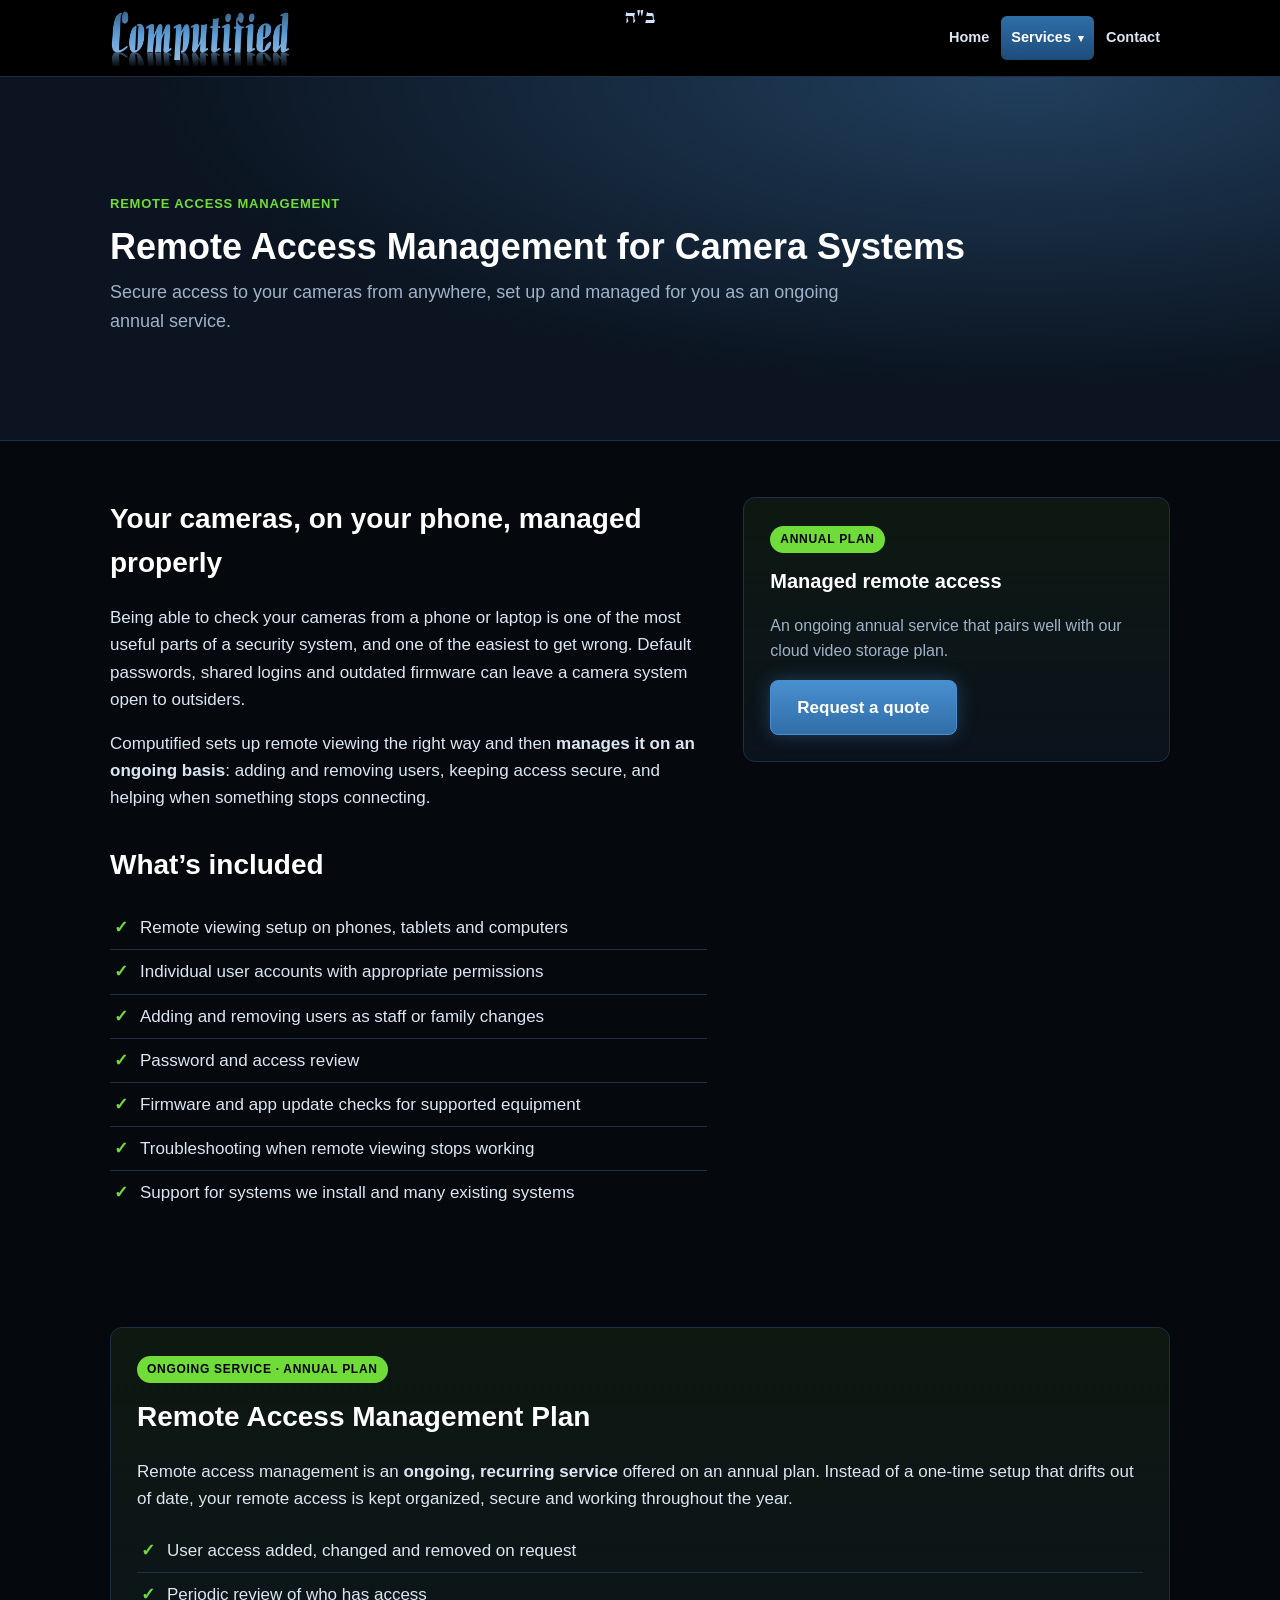
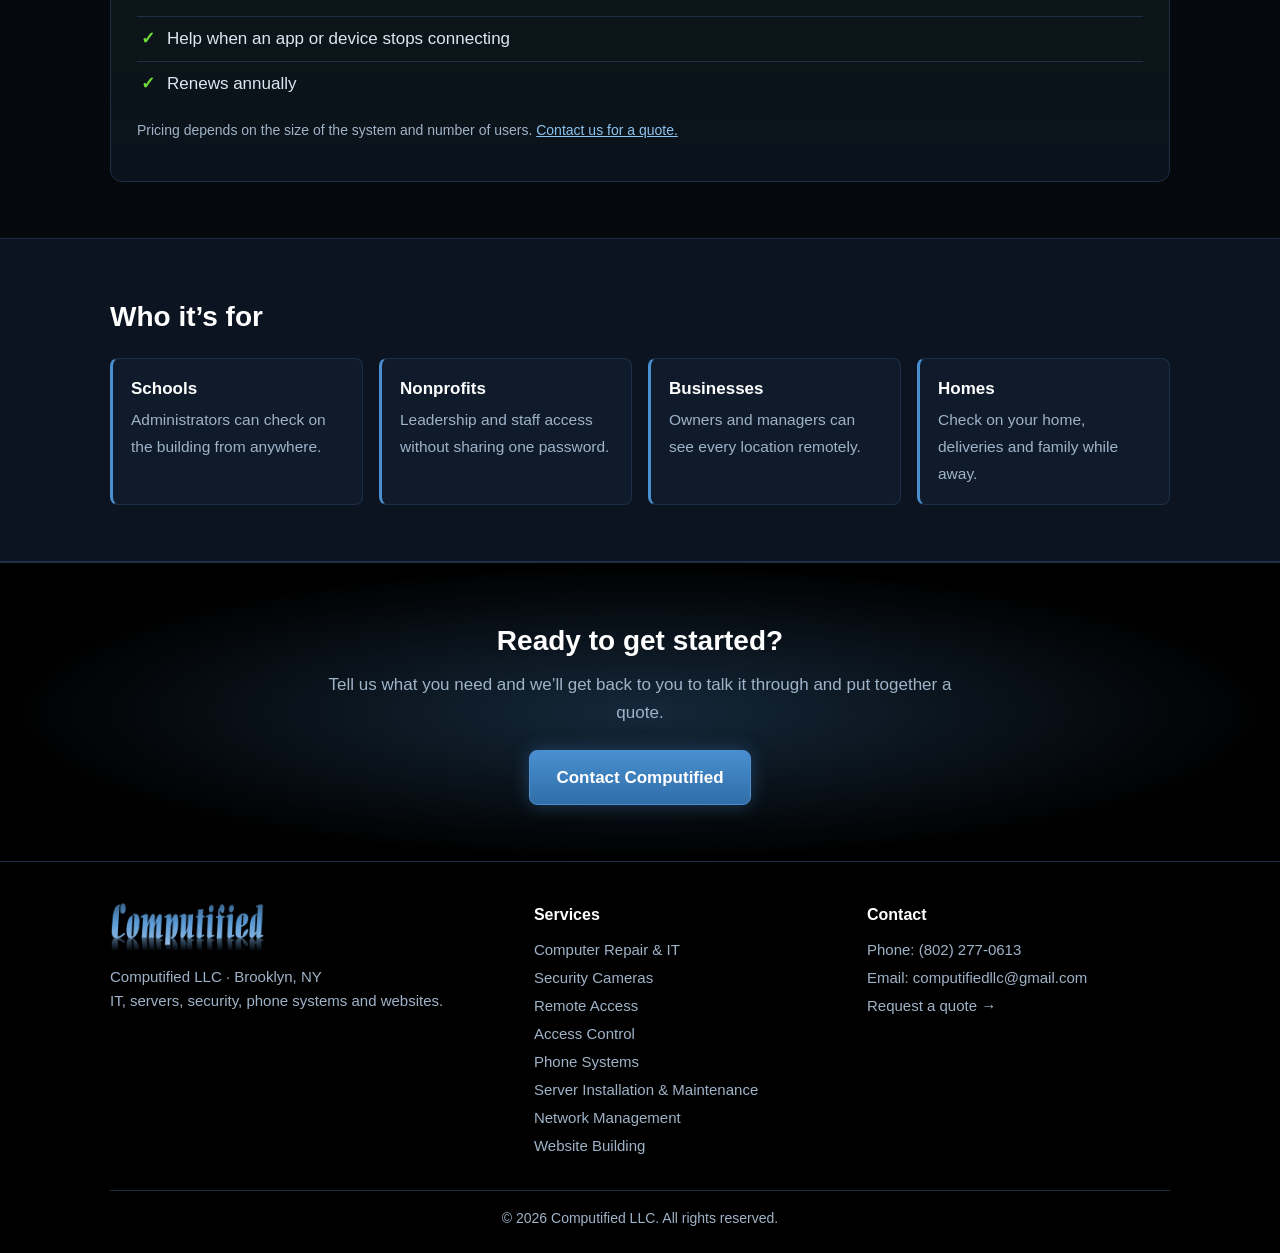
<file: remote-access.html>
<!DOCTYPE html>
<html lang="en">
<head>
  <meta charset="utf-8">
  <meta name="viewport" content="width=device-width, initial-scale=1">
  <title>Remote Access Management | Computified</title>
  <meta name="description" content="Remote Access Management for Camera Systems">
  <link rel="icon" href="favicon.ico">
  <link rel="stylesheet" href="css/style.css">
</head>
<body>

<!-- ===== HEADER (same on every page) ===== -->
<header class="site-header">
  <div class="wrap">
    <a class="logo" href="index.html"><img src="images/comp.png" alt="Computified" width="700" height="215"></a>
    <span class="bsd" lang="he" dir="rtl">ב"ה</span>
    <input type="checkbox" id="nav-toggle" class="nav-toggle">
    <label for="nav-toggle" class="nav-toggle-label" aria-label="Open menu">&#9776;</label>
    <nav class="main-nav">
      <ul>
        <li><a href="index.html">Home</a></li>
        <li class="has-sub">
          <a href="index.html#services" class="sub-toggle active" aria-haspopup="true">Services <span class="caret">&#9662;</span></a>
          <ul class="sub-menu">
            <li><a href="computer-repair.html">Computer Repair &amp; IT</a></li>
            <li><a href="security-cameras.html">Security Cameras</a></li>
            <li><a href="remote-access.html" class="active">Remote Access</a></li>
            <li><a href="access-control.html">Access Control</a></li>
            <li><a href="phone-systems.html">Phone Systems</a></li>
            <li><a href="server-maintenance.html">Server Installation &amp; Maintenance</a></li>
            <li><a href="network-management.html">Network Management</a></li>
            <li><a href="website-building.html">Website Building</a></li>
          </ul>
        </li>
        <li><a href="contact.html">Contact</a></li>
      </ul>
    </nav>
  </div>
</header>
<!-- ===== END HEADER ===== -->

<main>
<section class="page-hero">
  <div class="wrap">
    <span class="tag">Remote Access Management</span>
    <h1>Remote Access Management for Camera Systems</h1>
    <p>Secure access to your cameras from anywhere, set up and managed for you as an ongoing annual service.</p>
  </div>
</section>

<section>
  <div class="wrap two-col">
    <div>
      <h2>Your cameras, on your phone, managed properly</h2>
      <p>Being able to check your cameras from a phone or laptop is one of the most useful parts of a security system, and one of the easiest to get wrong. Default passwords, shared logins and outdated firmware can leave a camera system open to outsiders.</p>
      <p>Computified sets up remote viewing the right way and then <strong>manages it on an ongoing basis</strong>: adding and removing users, keeping access secure, and helping when something stops connecting.</p>
      <h2 style="margin-top:32px">What&rsquo;s included</h2>
      <ul class="check">
          <li>Remote viewing setup on phones, tablets and computers</li>
          <li>Individual user accounts with appropriate permissions</li>
          <li>Adding and removing users as staff or family changes</li>
          <li>Password and access review</li>
          <li>Firmware and app update checks for supported equipment</li>
          <li>Troubleshooting when remote viewing stops working</li>
          <li>Support for systems we install and many existing systems</li>
      </ul>
    </div>
    <aside>
      <div class="plan">
          <span class="badge">Annual plan</span>
          <h3>Managed remote access</h3>
          <p class="note" style="font-size:16px">An ongoing annual service that pairs well with our cloud video storage plan.</p>
          <a class="btn" href="contact.html">Request a quote</a>
        </div>
    </aside>
  </div>
</section>

<section>
  <div class="wrap">
    <div class="plan">
      <span class="badge">Ongoing service &middot; Annual plan</span>
      <h2>Remote Access Management Plan</h2>
      <p>Remote access management is an <strong>ongoing, recurring service</strong> offered on an annual plan. Instead of a one-time setup that drifts out of date, your remote access is kept organized, secure and working throughout the year.</p>
      <ul class="check">
          <li>User access added, changed and removed on request</li>
          <li>Periodic review of who has access</li>
          <li>Help when an app or device stops connecting</li>
          <li>Renews annually</li>
      </ul>
      <p class="note">Pricing depends on the size of the system and number of users. <a href="contact.html">Contact us for a quote.</a></p>
    </div>
  </div>
</section>

<section class="alt">
  <div class="wrap">
    <h2>Who it&rsquo;s for</h2>
    <div class="audience">
      <div><strong>Schools</strong><span>Administrators can check on the building from anywhere.</span></div>
      <div><strong>Nonprofits</strong><span>Leadership and staff access without sharing one password.</span></div>
      <div><strong>Businesses</strong><span>Owners and managers can see every location remotely.</span></div>
      <div><strong>Homes</strong><span>Check on your home, deliveries and family while away.</span></div>
    </div>
  </div>
</section>

<section class="cta">
  <div class="wrap">
    <h2>Ready to get started?</h2>
    <p>Tell us what you need and we&rsquo;ll get back to you to talk it through and put together a quote.</p>
    <a class="btn" href="contact.html">Contact Computified</a>
  </div>
</section>
</main>

<!-- ===== FOOTER (same on every page) ===== -->
<footer class="site-footer">
  <div class="wrap">
    <div class="cols">
      <div>
        <a class="logo" href="index.html"><img src="images/comp.png" alt="Computified" width="700" height="215"></a>
        <p>Computified LLC &middot; Brooklyn, NY<br>IT, servers, security, phone systems and websites.</p>
      </div>
      <div>
        <h4>Services</h4>
        <ul>
          <li><a href="computer-repair.html">Computer Repair &amp; IT</a></li>
          <li><a href="security-cameras.html">Security Cameras</a></li>
          <li><a href="remote-access.html">Remote Access</a></li>
          <li><a href="access-control.html">Access Control</a></li>
          <li><a href="phone-systems.html">Phone Systems</a></li>
          <li><a href="server-maintenance.html">Server Installation &amp; Maintenance</a></li>
          <li><a href="network-management.html">Network Management</a></li>
          <li><a href="website-building.html">Website Building</a></li>
        </ul>
      </div>
      <div>
        <h4>Contact</h4>
        <ul>
          <li>Phone: (802) 277-0613</li>
          <li>Email: <a href="mailto:computifiedllc@gmail.com">computifiedllc@gmail.com</a></li>
          <li><a href="contact.html">Request a quote &rarr;</a></li>
        </ul>
      </div>
    </div>
    <div class="copyright">&copy; <span>2026</span> Computified LLC. All rights reserved.</div>
  </div>
</footer>
<!-- ===== END FOOTER ===== -->

</body>
</html>
</file>
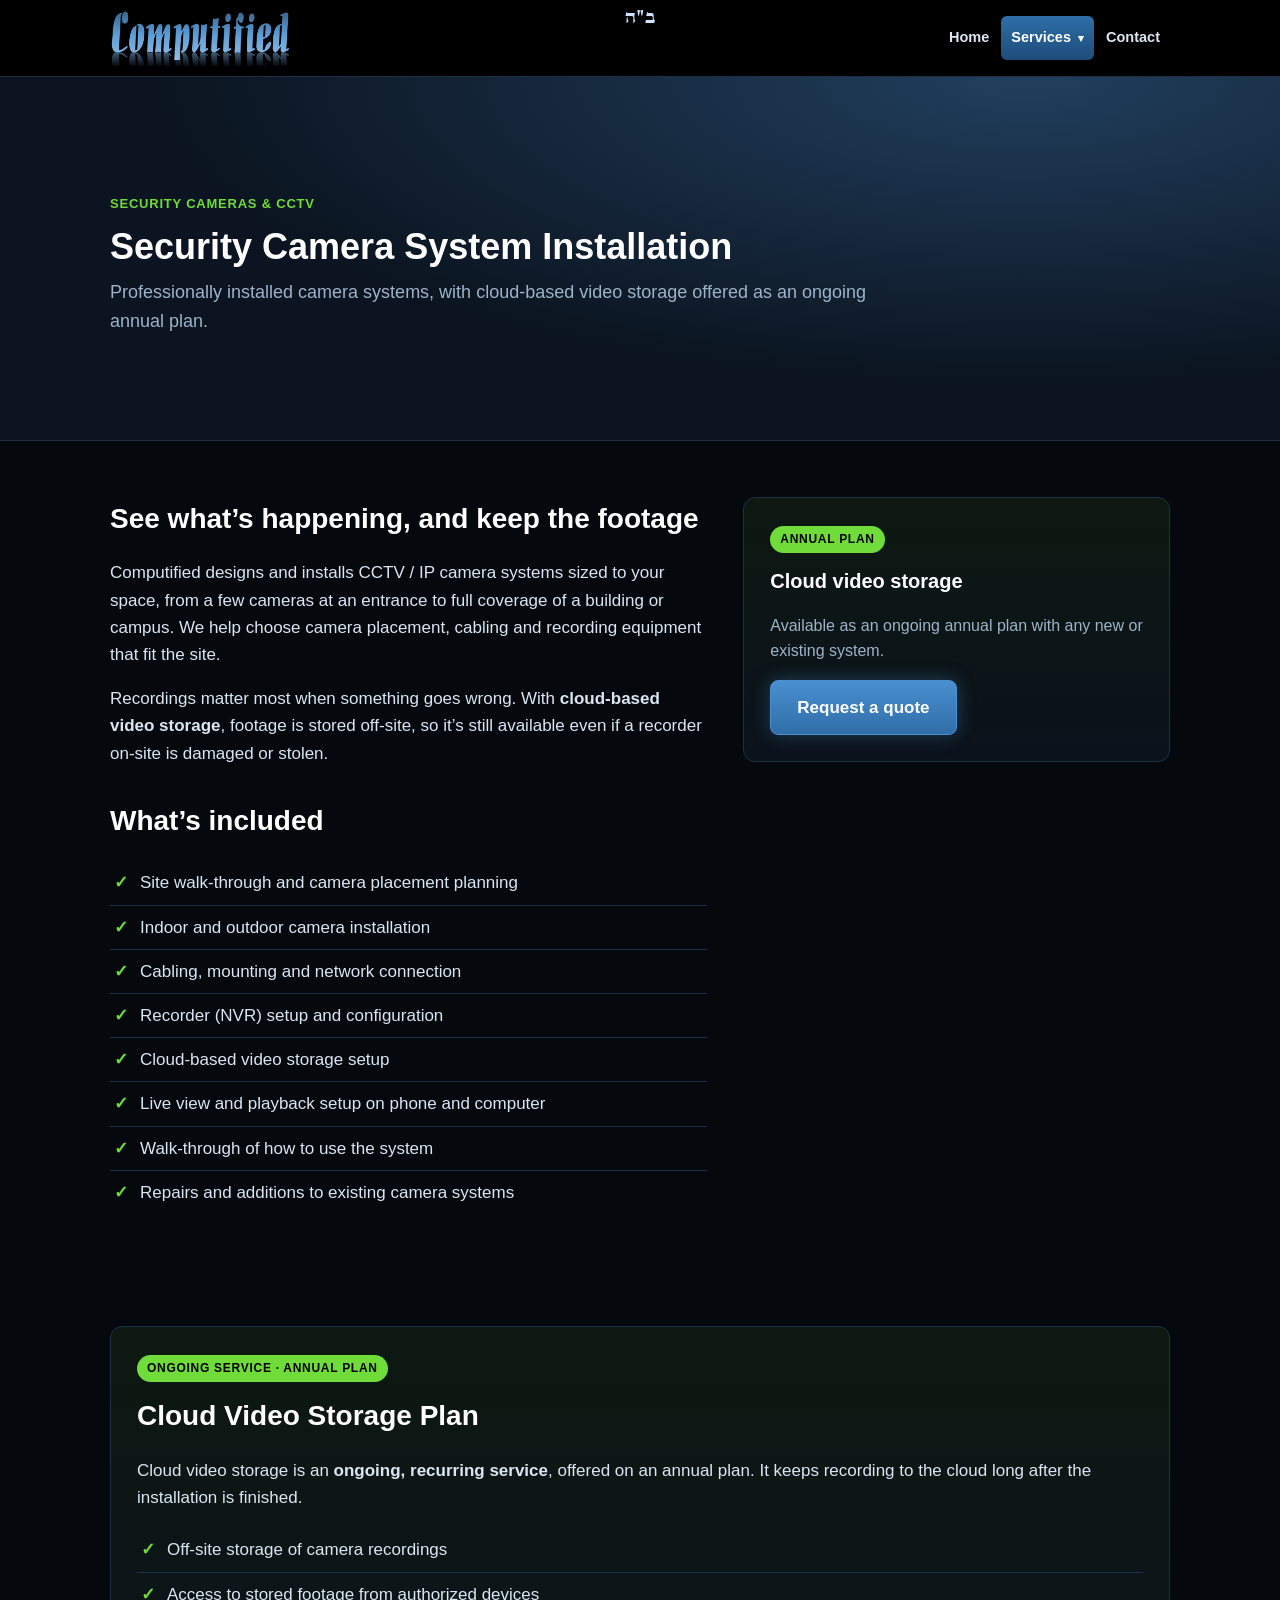
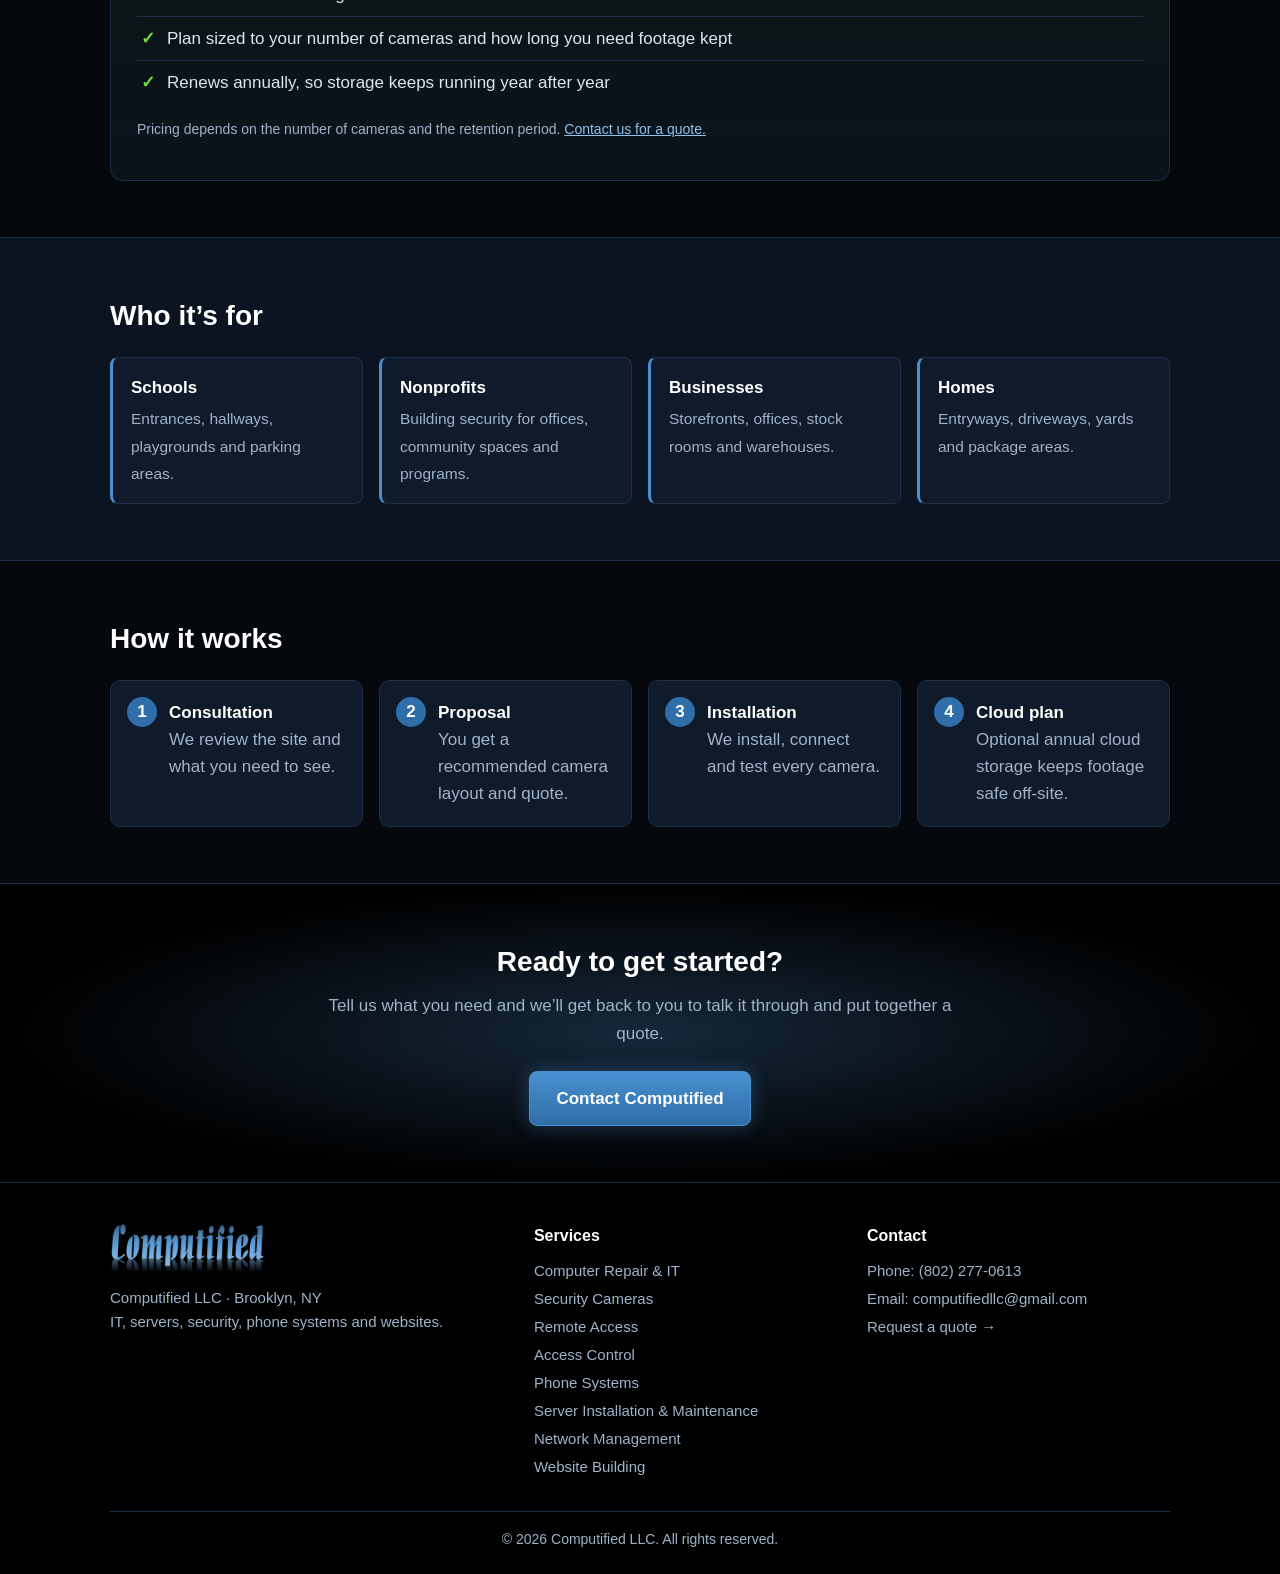
<file: security-cameras.html>
<!DOCTYPE html>
<html lang="en">
<head>
  <meta charset="utf-8">
  <meta name="viewport" content="width=device-width, initial-scale=1">
  <title>Security Camera System Installation | Computified</title>
  <meta name="description" content="Security Camera System Installation">
  <link rel="icon" href="favicon.ico">
  <link rel="stylesheet" href="css/style.css">
</head>
<body>

<!-- ===== HEADER (same on every page) ===== -->
<header class="site-header">
  <div class="wrap">
    <a class="logo" href="index.html"><img src="images/comp.png" alt="Computified" width="700" height="215"></a>
    <span class="bsd" lang="he" dir="rtl">ב"ה</span>
    <input type="checkbox" id="nav-toggle" class="nav-toggle">
    <label for="nav-toggle" class="nav-toggle-label" aria-label="Open menu">&#9776;</label>
    <nav class="main-nav">
      <ul>
        <li><a href="index.html">Home</a></li>
        <li class="has-sub">
          <a href="index.html#services" class="sub-toggle active" aria-haspopup="true">Services <span class="caret">&#9662;</span></a>
          <ul class="sub-menu">
            <li><a href="computer-repair.html">Computer Repair &amp; IT</a></li>
            <li><a href="security-cameras.html" class="active">Security Cameras</a></li>
            <li><a href="remote-access.html">Remote Access</a></li>
            <li><a href="access-control.html">Access Control</a></li>
            <li><a href="phone-systems.html">Phone Systems</a></li>
            <li><a href="server-maintenance.html">Server Installation &amp; Maintenance</a></li>
            <li><a href="network-management.html">Network Management</a></li>
            <li><a href="website-building.html">Website Building</a></li>
          </ul>
        </li>
        <li><a href="contact.html">Contact</a></li>
      </ul>
    </nav>
  </div>
</header>
<!-- ===== END HEADER ===== -->

<main>
<section class="page-hero">
  <div class="wrap">
    <span class="tag">Security Cameras &amp; CCTV</span>
    <h1>Security Camera System Installation</h1>
    <p>Professionally installed camera systems, with cloud-based video storage offered as an ongoing annual plan.</p>
  </div>
</section>

<section>
  <div class="wrap two-col">
    <div>
      <h2>See what&rsquo;s happening, and keep the footage</h2>
      <p>Computified designs and installs CCTV / IP camera systems sized to your space, from a few cameras at an entrance to full coverage of a building or campus. We help choose camera placement, cabling and recording equipment that fit the site.</p>
      <p>Recordings matter most when something goes wrong. With <strong>cloud-based video storage</strong>, footage is stored off-site, so it&rsquo;s still available even if a recorder on-site is damaged or stolen.</p>
      <h2 style="margin-top:32px">What&rsquo;s included</h2>
      <ul class="check">
          <li>Site walk-through and camera placement planning</li>
          <li>Indoor and outdoor camera installation</li>
          <li>Cabling, mounting and network connection</li>
          <li>Recorder (NVR) setup and configuration</li>
          <li>Cloud-based video storage setup</li>
          <li>Live view and playback setup on phone and computer</li>
          <li>Walk-through of how to use the system</li>
          <li>Repairs and additions to existing camera systems</li>
      </ul>
    </div>
    <aside>
      <div class="plan">
          <span class="badge">Annual plan</span>
          <h3>Cloud video storage</h3>
          <p class="note" style="font-size:16px">Available as an ongoing annual plan with any new or existing system.</p>
          <a class="btn" href="contact.html">Request a quote</a>
        </div>
    </aside>
  </div>
</section>

<section>
  <div class="wrap">
    <div class="plan">
      <span class="badge">Ongoing service &middot; Annual plan</span>
      <h2>Cloud Video Storage Plan</h2>
      <p>Cloud video storage is an <strong>ongoing, recurring service</strong>, offered on an annual plan. It keeps recording to the cloud long after the installation is finished.</p>
      <ul class="check">
          <li>Off-site storage of camera recordings</li>
          <li>Access to stored footage from authorized devices</li>
          <li>Plan sized to your number of cameras and how long you need footage kept</li>
          <li>Renews annually, so storage keeps running year after year</li>
      </ul>
      <p class="note">Pricing depends on the number of cameras and the retention period. <a href="contact.html">Contact us for a quote.</a></p>
    </div>
  </div>
</section>

<section class="alt">
  <div class="wrap">
    <h2>Who it&rsquo;s for</h2>
    <div class="audience">
      <div><strong>Schools</strong><span>Entrances, hallways, playgrounds and parking areas.</span></div>
      <div><strong>Nonprofits</strong><span>Building security for offices, community spaces and programs.</span></div>
      <div><strong>Businesses</strong><span>Storefronts, offices, stock rooms and warehouses.</span></div>
      <div><strong>Homes</strong><span>Entryways, driveways, yards and package areas.</span></div>
    </div>
  </div>
</section>

<section>
  <div class="wrap">
    <h2>How it works</h2>
    <ol class="steps">
      <li><strong>Consultation</strong>We review the site and what you need to see.</li>
      <li><strong>Proposal</strong>You get a recommended camera layout and quote.</li>
      <li><strong>Installation</strong>We install, connect and test every camera.</li>
      <li><strong>Cloud plan</strong>Optional annual cloud storage keeps footage safe off-site.</li>
    </ol>
  </div>
</section>

<section class="cta">
  <div class="wrap">
    <h2>Ready to get started?</h2>
    <p>Tell us what you need and we&rsquo;ll get back to you to talk it through and put together a quote.</p>
    <a class="btn" href="contact.html">Contact Computified</a>
  </div>
</section>
</main>

<!-- ===== FOOTER (same on every page) ===== -->
<footer class="site-footer">
  <div class="wrap">
    <div class="cols">
      <div>
        <a class="logo" href="index.html"><img src="images/comp.png" alt="Computified" width="700" height="215"></a>
        <p>Computified LLC &middot; Brooklyn, NY<br>IT, servers, security, phone systems and websites.</p>
      </div>
      <div>
        <h4>Services</h4>
        <ul>
          <li><a href="computer-repair.html">Computer Repair &amp; IT</a></li>
          <li><a href="security-cameras.html">Security Cameras</a></li>
          <li><a href="remote-access.html">Remote Access</a></li>
          <li><a href="access-control.html">Access Control</a></li>
          <li><a href="phone-systems.html">Phone Systems</a></li>
          <li><a href="server-maintenance.html">Server Installation &amp; Maintenance</a></li>
          <li><a href="network-management.html">Network Management</a></li>
          <li><a href="website-building.html">Website Building</a></li>
        </ul>
      </div>
      <div>
        <h4>Contact</h4>
        <ul>
          <li>Phone: (802) 277-0613</li>
          <li>Email: <a href="mailto:computifiedllc@gmail.com">computifiedllc@gmail.com</a></li>
          <li><a href="contact.html">Request a quote &rarr;</a></li>
        </ul>
      </div>
    </div>
    <div class="copyright">&copy; <span>2026</span> Computified LLC. All rights reserved.</div>
  </div>
</footer>
<!-- ===== END FOOTER ===== -->

</body>
</html>
</file>
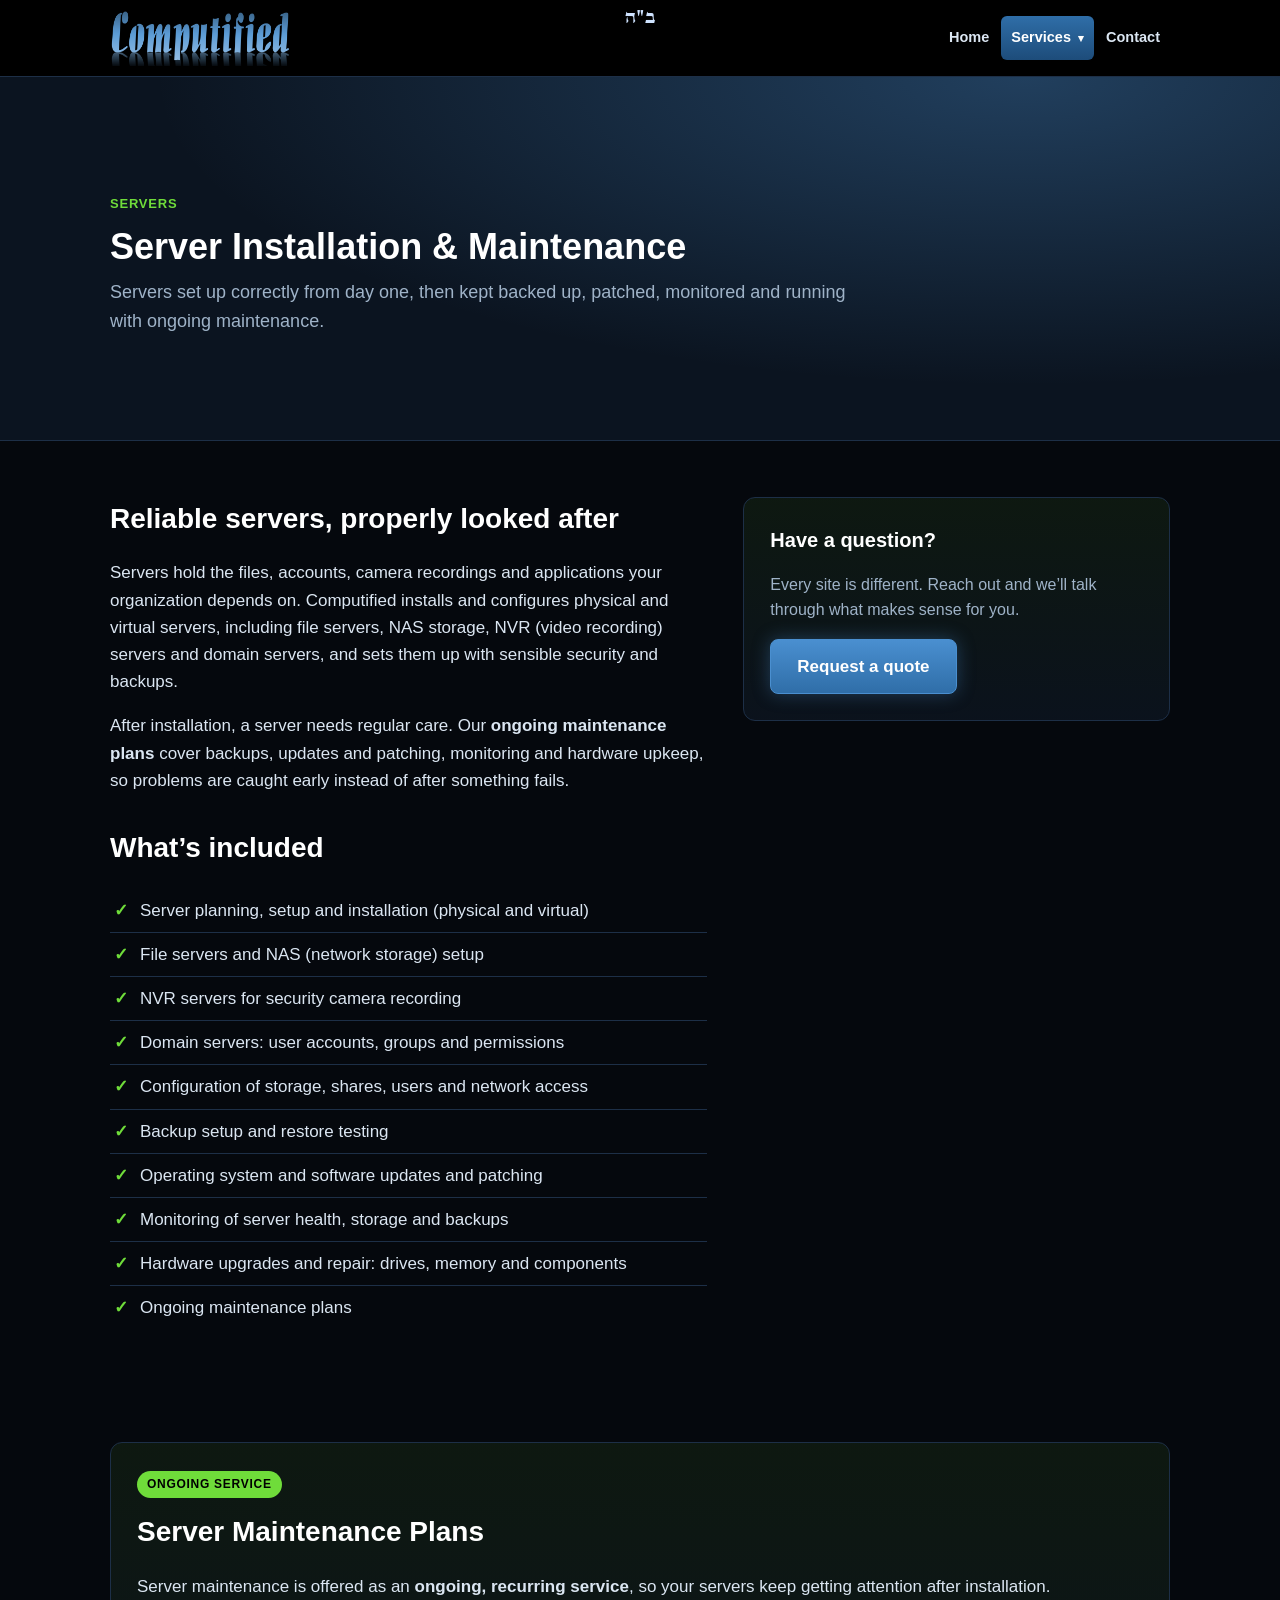
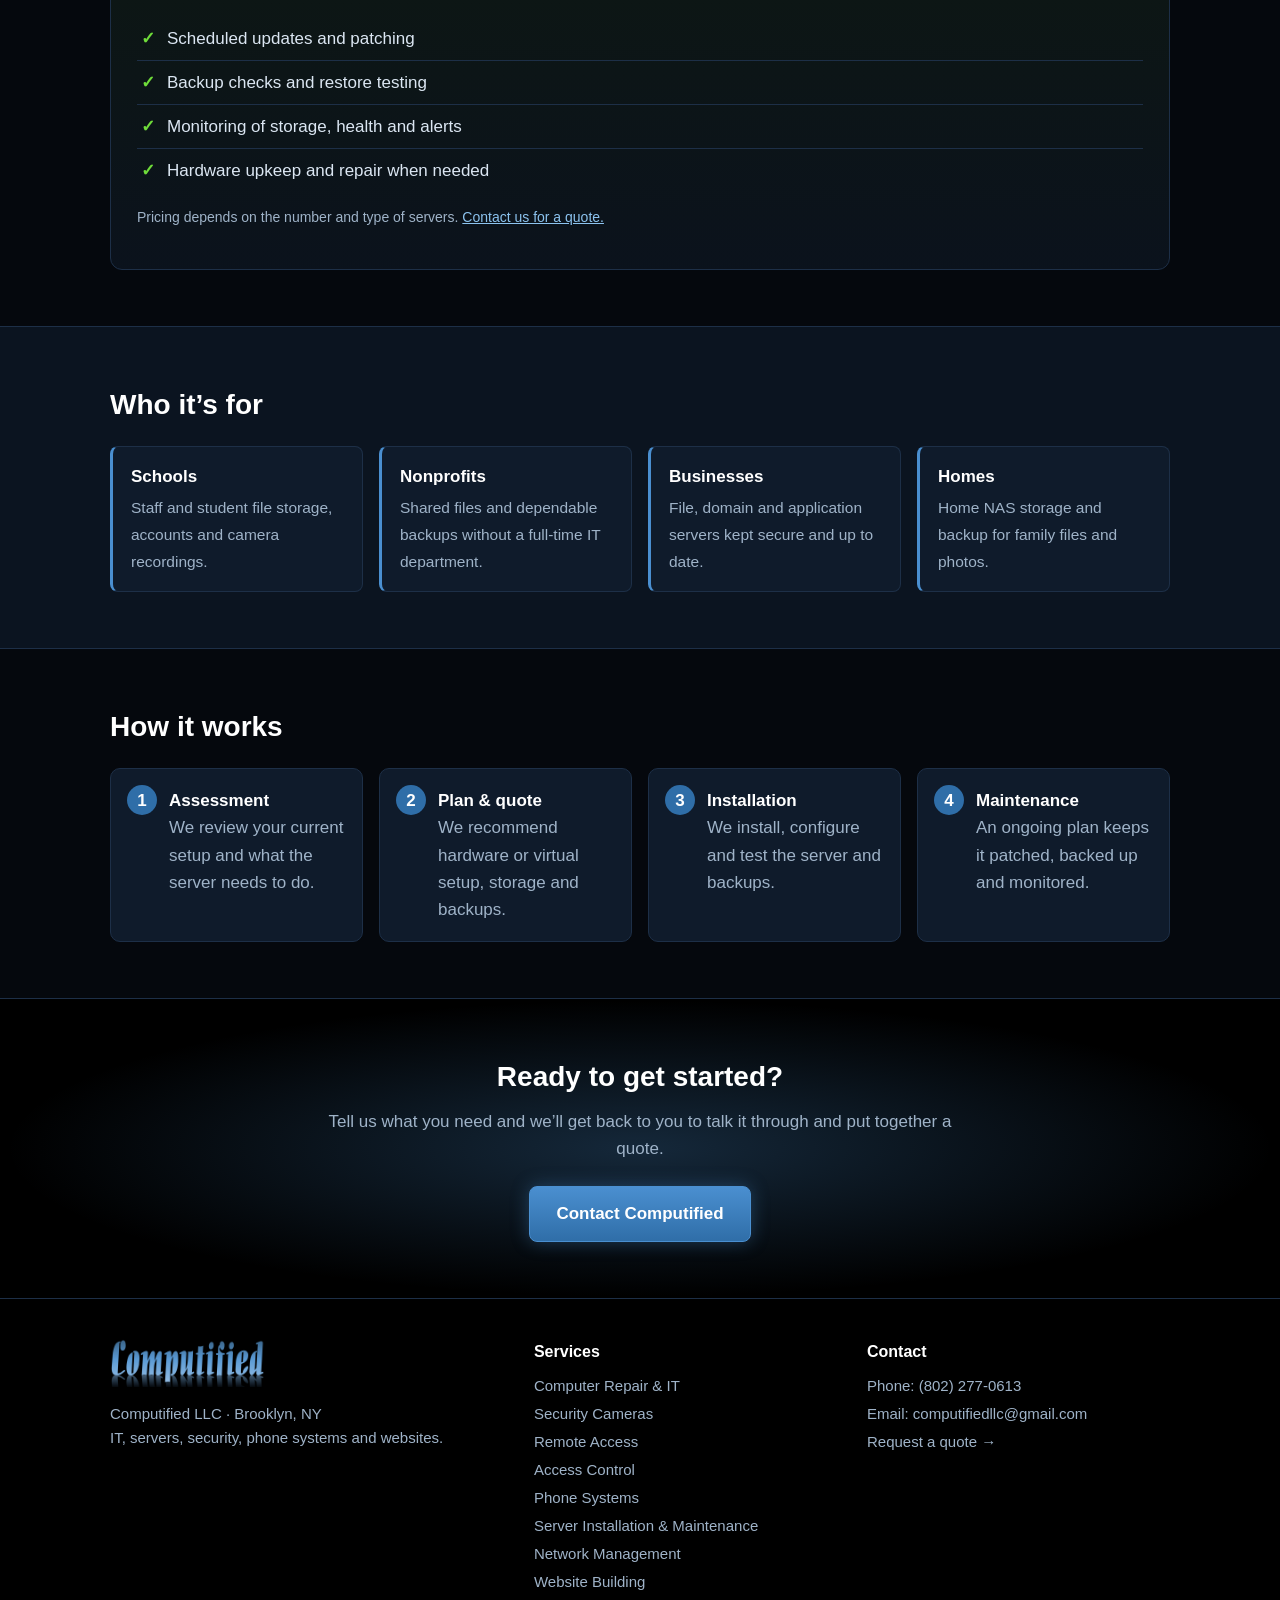
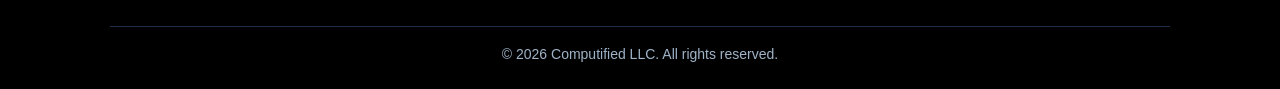
<file: server-maintenance.html>
<!DOCTYPE html>
<html lang="en">
<head>
  <meta charset="utf-8">
  <meta name="viewport" content="width=device-width, initial-scale=1">
  <title>Server Installation &amp; Maintenance | Computified</title>
  <meta name="description" content="Server Installation and Maintenance">
  <link rel="icon" href="favicon.ico">
  <link rel="stylesheet" href="css/style.css">
</head>
<body>

<!-- ===== HEADER (same on every page) ===== -->
<header class="site-header">
  <div class="wrap">
    <a class="logo" href="index.html"><img src="images/comp.png" alt="Computified" width="700" height="215"></a>
    <span class="bsd" lang="he" dir="rtl">ב"ה</span>
    <input type="checkbox" id="nav-toggle" class="nav-toggle">
    <label for="nav-toggle" class="nav-toggle-label" aria-label="Open menu">&#9776;</label>
    <nav class="main-nav">
      <ul>
        <li><a href="index.html">Home</a></li>
        <li class="has-sub">
          <a href="index.html#services" class="sub-toggle active" aria-haspopup="true">Services <span class="caret">&#9662;</span></a>
          <ul class="sub-menu">
            <li><a href="computer-repair.html">Computer Repair &amp; IT</a></li>
            <li><a href="security-cameras.html">Security Cameras</a></li>
            <li><a href="remote-access.html">Remote Access</a></li>
            <li><a href="access-control.html">Access Control</a></li>
            <li><a href="phone-systems.html">Phone Systems</a></li>
            <li><a href="server-maintenance.html" class="active">Server Installation &amp; Maintenance</a></li>
            <li><a href="network-management.html">Network Management</a></li>
            <li><a href="website-building.html">Website Building</a></li>
          </ul>
        </li>
        <li><a href="contact.html">Contact</a></li>
      </ul>
    </nav>
  </div>
</header>
<!-- ===== END HEADER ===== -->

<main>
<section class="page-hero">
  <div class="wrap">
    <span class="tag">Servers</span>
    <h1>Server Installation &amp; Maintenance</h1>
    <p>Servers set up correctly from day one, then kept backed up, patched, monitored and running with ongoing maintenance.</p>
  </div>
</section>

<section>
  <div class="wrap two-col">
    <div>
      <h2>Reliable servers, properly looked after</h2>
      <p>Servers hold the files, accounts, camera recordings and applications your organization depends on. Computified installs and configures physical and virtual servers, including file servers, NAS storage, NVR (video recording) servers and domain servers, and sets them up with sensible security and backups.</p>
      <p>After installation, a server needs regular care. Our <strong>ongoing maintenance plans</strong> cover backups, updates and patching, monitoring and hardware upkeep, so problems are caught early instead of after something fails.</p>
      <h2 style="margin-top:32px">What&rsquo;s included</h2>
      <ul class="check">
          <li>Server planning, setup and installation (physical and virtual)</li>
          <li>File servers and NAS (network storage) setup</li>
          <li>NVR servers for security camera recording</li>
          <li>Domain servers: user accounts, groups and permissions</li>
          <li>Configuration of storage, shares, users and network access</li>
          <li>Backup setup and restore testing</li>
          <li>Operating system and software updates and patching</li>
          <li>Monitoring of server health, storage and backups</li>
          <li>Hardware upgrades and repair: drives, memory and components</li>
          <li>Ongoing maintenance plans</li>
      </ul>
    </div>
    <aside>
      <div class="plan">
          <h3>Have a question?</h3>
          <p class="note" style="font-size:16px">Every site is different. Reach out and we&rsquo;ll talk through what makes sense for you.</p>
          <a class="btn" href="contact.html">Request a quote</a>
        </div>
    </aside>
  </div>
</section>

<section>
  <div class="wrap">
    <div class="plan">
      <span class="badge">Ongoing service</span>
      <h2>Server Maintenance Plans</h2>
      <p>Server maintenance is offered as an <strong>ongoing, recurring service</strong>, so your servers keep getting attention after installation.</p>
      <ul class="check">
          <li>Scheduled updates and patching</li>
          <li>Backup checks and restore testing</li>
          <li>Monitoring of storage, health and alerts</li>
          <li>Hardware upkeep and repair when needed</li>
      </ul>
      <p class="note">Pricing depends on the number and type of servers. <a href="contact.html">Contact us for a quote.</a></p>
    </div>
  </div>
</section>

<section class="alt">
  <div class="wrap">
    <h2>Who it&rsquo;s for</h2>
    <div class="audience">
      <div><strong>Schools</strong><span>Staff and student file storage, accounts and camera recordings.</span></div>
      <div><strong>Nonprofits</strong><span>Shared files and dependable backups without a full-time IT department.</span></div>
      <div><strong>Businesses</strong><span>File, domain and application servers kept secure and up to date.</span></div>
      <div><strong>Homes</strong><span>Home NAS storage and backup for family files and photos.</span></div>
    </div>
  </div>
</section>

<section>
  <div class="wrap">
    <h2>How it works</h2>
    <ol class="steps">
      <li><strong>Assessment</strong>We review your current setup and what the server needs to do.</li>
      <li><strong>Plan &amp; quote</strong>We recommend hardware or virtual setup, storage and backups.</li>
      <li><strong>Installation</strong>We install, configure and test the server and backups.</li>
      <li><strong>Maintenance</strong>An ongoing plan keeps it patched, backed up and monitored.</li>
    </ol>
  </div>
</section>

<section class="cta">
  <div class="wrap">
    <h2>Ready to get started?</h2>
    <p>Tell us what you need and we&rsquo;ll get back to you to talk it through and put together a quote.</p>
    <a class="btn" href="contact.html">Contact Computified</a>
  </div>
</section>
</main>

<!-- ===== FOOTER (same on every page) ===== -->
<footer class="site-footer">
  <div class="wrap">
    <div class="cols">
      <div>
        <a class="logo" href="index.html"><img src="images/comp.png" alt="Computified" width="700" height="215"></a>
        <p>Computified LLC &middot; Brooklyn, NY<br>IT, servers, security, phone systems and websites.</p>
      </div>
      <div>
        <h4>Services</h4>
        <ul>
          <li><a href="computer-repair.html">Computer Repair &amp; IT</a></li>
          <li><a href="security-cameras.html">Security Cameras</a></li>
          <li><a href="remote-access.html">Remote Access</a></li>
          <li><a href="access-control.html">Access Control</a></li>
          <li><a href="phone-systems.html">Phone Systems</a></li>
          <li><a href="server-maintenance.html">Server Installation &amp; Maintenance</a></li>
          <li><a href="network-management.html">Network Management</a></li>
          <li><a href="website-building.html">Website Building</a></li>
        </ul>
      </div>
      <div>
        <h4>Contact</h4>
        <ul>
          <li>Phone: (802) 277-0613</li>
          <li>Email: <a href="mailto:computifiedllc@gmail.com">computifiedllc@gmail.com</a></li>
          <li><a href="contact.html">Request a quote &rarr;</a></li>
        </ul>
      </div>
    </div>
    <div class="copyright">&copy; <span>2026</span> Computified LLC. All rights reserved.</div>
  </div>
</footer>
<!-- ===== END FOOTER ===== -->

</body>
</html>
</file>
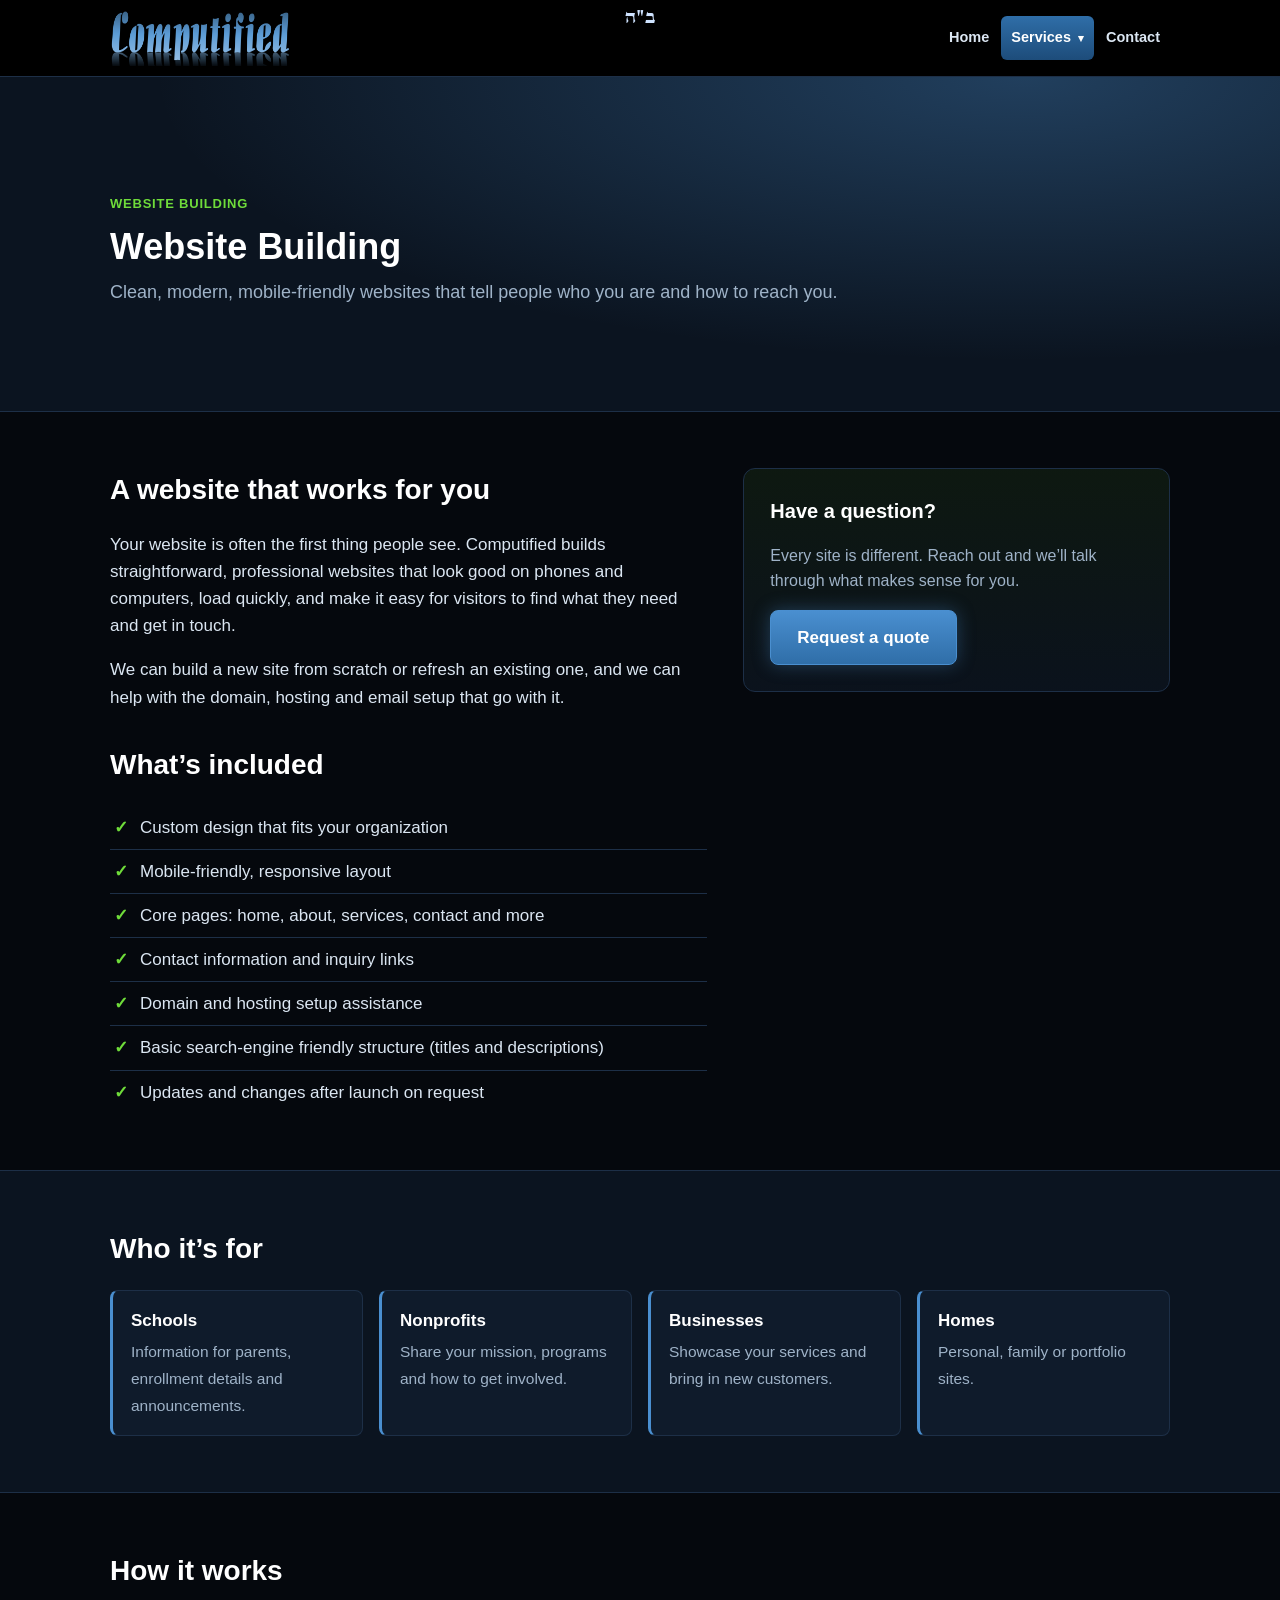
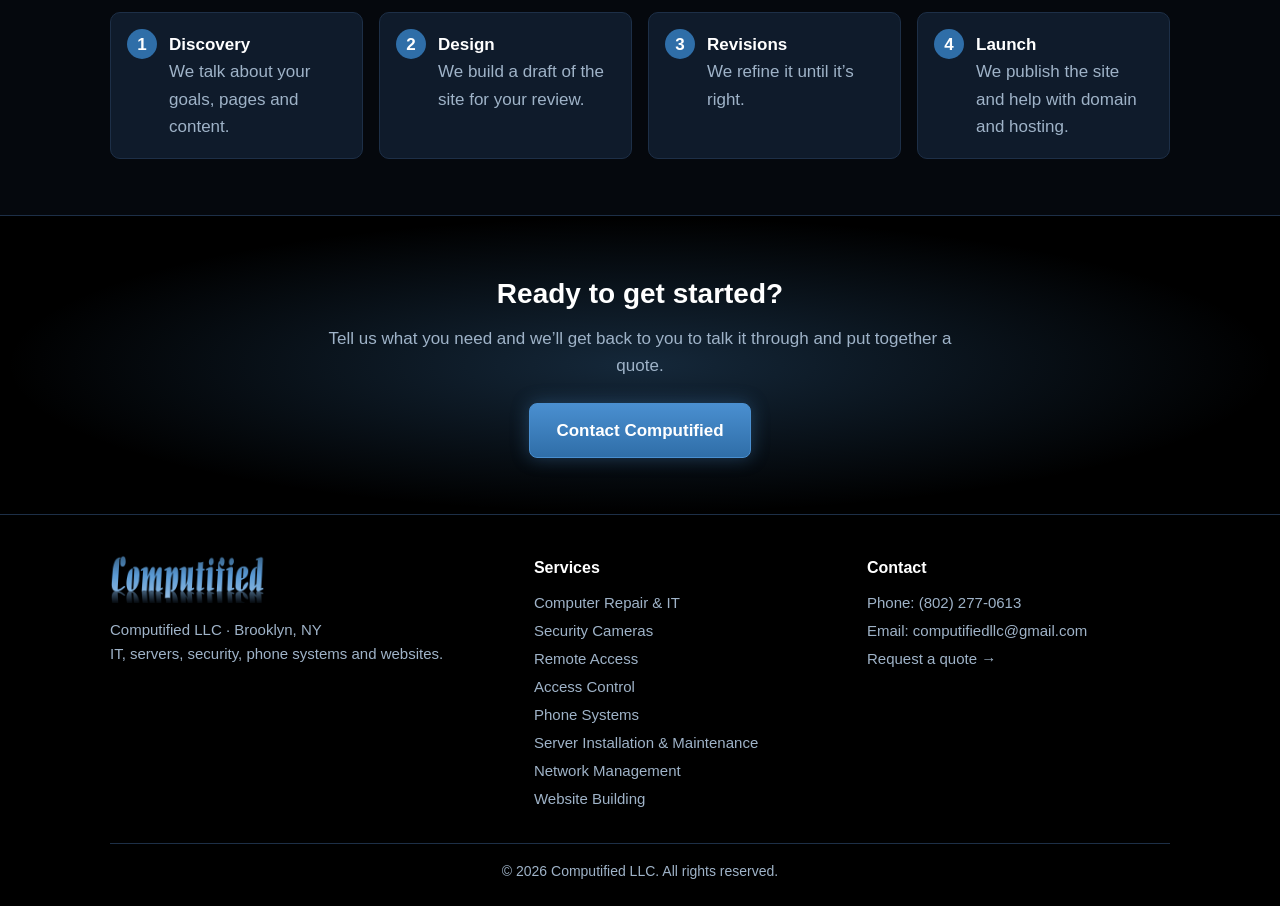
<file: website-building.html>
<!DOCTYPE html>
<html lang="en">
<head>
  <meta charset="utf-8">
  <meta name="viewport" content="width=device-width, initial-scale=1">
  <title>Website Building | Computified</title>
  <meta name="description" content="Website Building">
  <link rel="icon" href="favicon.ico">
  <link rel="stylesheet" href="css/style.css">
</head>
<body>

<!-- ===== HEADER (same on every page) ===== -->
<header class="site-header">
  <div class="wrap">
    <a class="logo" href="index.html"><img src="images/comp.png" alt="Computified" width="700" height="215"></a>
    <span class="bsd" lang="he" dir="rtl">ב"ה</span>
    <input type="checkbox" id="nav-toggle" class="nav-toggle">
    <label for="nav-toggle" class="nav-toggle-label" aria-label="Open menu">&#9776;</label>
    <nav class="main-nav">
      <ul>
        <li><a href="index.html">Home</a></li>
        <li class="has-sub">
          <a href="index.html#services" class="sub-toggle active" aria-haspopup="true">Services <span class="caret">&#9662;</span></a>
          <ul class="sub-menu">
            <li><a href="computer-repair.html">Computer Repair &amp; IT</a></li>
            <li><a href="security-cameras.html">Security Cameras</a></li>
            <li><a href="remote-access.html">Remote Access</a></li>
            <li><a href="access-control.html">Access Control</a></li>
            <li><a href="phone-systems.html">Phone Systems</a></li>
            <li><a href="server-maintenance.html">Server Installation &amp; Maintenance</a></li>
            <li><a href="network-management.html">Network Management</a></li>
            <li><a href="website-building.html" class="active">Website Building</a></li>
          </ul>
        </li>
        <li><a href="contact.html">Contact</a></li>
      </ul>
    </nav>
  </div>
</header>
<!-- ===== END HEADER ===== -->

<main>
<section class="page-hero">
  <div class="wrap">
    <span class="tag">Website Building</span>
    <h1>Website Building</h1>
    <p>Clean, modern, mobile-friendly websites that tell people who you are and how to reach you.</p>
  </div>
</section>

<section>
  <div class="wrap two-col">
    <div>
      <h2>A website that works for you</h2>
      <p>Your website is often the first thing people see. Computified builds straightforward, professional websites that look good on phones and computers, load quickly, and make it easy for visitors to find what they need and get in touch.</p>
      <p>We can build a new site from scratch or refresh an existing one, and we can help with the domain, hosting and email setup that go with it.</p>
      <h2 style="margin-top:32px">What&rsquo;s included</h2>
      <ul class="check">
          <li>Custom design that fits your organization</li>
          <li>Mobile-friendly, responsive layout</li>
          <li>Core pages: home, about, services, contact and more</li>
          <li>Contact information and inquiry links</li>
          <li>Domain and hosting setup assistance</li>
          <li>Basic search-engine friendly structure (titles and descriptions)</li>
          <li>Updates and changes after launch on request</li>
      </ul>
    </div>
    <aside>
      <div class="plan">
          <h3>Have a question?</h3>
          <p class="note" style="font-size:16px">Every site is different. Reach out and we&rsquo;ll talk through what makes sense for you.</p>
          <a class="btn" href="contact.html">Request a quote</a>
        </div>
    </aside>
  </div>
</section>

<section class="alt">
  <div class="wrap">
    <h2>Who it&rsquo;s for</h2>
    <div class="audience">
      <div><strong>Schools</strong><span>Information for parents, enrollment details and announcements.</span></div>
      <div><strong>Nonprofits</strong><span>Share your mission, programs and how to get involved.</span></div>
      <div><strong>Businesses</strong><span>Showcase your services and bring in new customers.</span></div>
      <div><strong>Homes</strong><span>Personal, family or portfolio sites.</span></div>
    </div>
  </div>
</section>

<section>
  <div class="wrap">
    <h2>How it works</h2>
    <ol class="steps">
      <li><strong>Discovery</strong>We talk about your goals, pages and content.</li>
      <li><strong>Design</strong>We build a draft of the site for your review.</li>
      <li><strong>Revisions</strong>We refine it until it&rsquo;s right.</li>
      <li><strong>Launch</strong>We publish the site and help with domain and hosting.</li>
    </ol>
  </div>
</section>

<section class="cta">
  <div class="wrap">
    <h2>Ready to get started?</h2>
    <p>Tell us what you need and we&rsquo;ll get back to you to talk it through and put together a quote.</p>
    <a class="btn" href="contact.html">Contact Computified</a>
  </div>
</section>
</main>

<!-- ===== FOOTER (same on every page) ===== -->
<footer class="site-footer">
  <div class="wrap">
    <div class="cols">
      <div>
        <a class="logo" href="index.html"><img src="images/comp.png" alt="Computified" width="700" height="215"></a>
        <p>Computified LLC &middot; Brooklyn, NY<br>IT, servers, security, phone systems and websites.</p>
      </div>
      <div>
        <h4>Services</h4>
        <ul>
          <li><a href="computer-repair.html">Computer Repair &amp; IT</a></li>
          <li><a href="security-cameras.html">Security Cameras</a></li>
          <li><a href="remote-access.html">Remote Access</a></li>
          <li><a href="access-control.html">Access Control</a></li>
          <li><a href="phone-systems.html">Phone Systems</a></li>
          <li><a href="server-maintenance.html">Server Installation &amp; Maintenance</a></li>
          <li><a href="network-management.html">Network Management</a></li>
          <li><a href="website-building.html">Website Building</a></li>
        </ul>
      </div>
      <div>
        <h4>Contact</h4>
        <ul>
          <li>Phone: (802) 277-0613</li>
          <li>Email: <a href="mailto:computifiedllc@gmail.com">computifiedllc@gmail.com</a></li>
          <li><a href="contact.html">Request a quote &rarr;</a></li>
        </ul>
      </div>
    </div>
    <div class="copyright">&copy; <span>2026</span> Computified LLC. All rights reserved.</div>
  </div>
</footer>
<!-- ===== END FOOTER ===== -->

</body>
</html>
</file>
<file: css/style.css>
@import url('https://fonts.googleapis.com/css2?family=Bona+Nova:wght@700&display=swap');
/* Computified - shared stylesheet (css/style.css)
   Colors taken from the Computified logo (blue gradient) and the
   Computified.jpg artwork (black background, blue/green glow). */
:root{
  --bg:#05080d;
  --bg2:#0b1420;
  --panel:#0f1b2b;
  --line:#1d2f47;
  --text:#dbe6f2;
  --muted:#9fb3c8;
  --blue:#4a8fd0;      /* logo mid blue */
  --blue-light:#8cc3ef;/* logo light blue */
  --blue-dark:#2f6ea8; /* logo dark blue */
  --green:#6fdc3a;     /* accent from artwork */
  --max:1100px;
}
*{box-sizing:border-box}
html{scroll-behavior:smooth}
body{margin:0;background:var(--bg);color:var(--text);
  font-family:"Segoe UI",Roboto,Helvetica,Arial,sans-serif;line-height:1.6;font-size:17px}
a{color:var(--blue-light)}
a:hover{color:#fff}
img{max-width:100%;height:auto;display:block}
.wrap{max-width:var(--max);margin:0 auto;padding:0 20px}

/* ---------- Header / nav ---------- */
.site-header{background:#000;border-bottom:1px solid var(--line);position:sticky;top:0;z-index:50}
.site-header .wrap{gap:16px;display:flex;align-items:center;justify-content:space-between;min-height:76px}
.logo img{height:56px;width:auto}
.nav-toggle{display:none}
.nav-toggle-label{display:none;cursor:pointer;padding:10px;color:var(--blue-light);font-size:28px;line-height:1;user-select:none}
.main-nav ul{list-style:none;margin:0;padding:0;display:flex;flex-wrap:nowrap;gap:2px}
.main-nav a{display:block;padding:10px 10px;color:var(--text);text-decoration:none;font-size:14.5px;font-weight:600;border-radius:6px;white-space:nowrap}
.main-nav a:hover{background:var(--panel);color:#fff}
.main-nav a.active{color:#fff;background:linear-gradient(180deg,var(--blue-dark),#1d4c7a)}

/* Services dropdown (CSS only, opens on hover or keyboard focus) */
.has-sub{position:relative}
.caret{font-size:11px;margin-left:3px}
.main-nav .sub-menu{display:none;position:absolute;right:0;top:100%;min-width:290px;background:#000;border:1px solid var(--line);
  border-radius:10px;padding:8px !important;box-shadow:0 12px 30px rgba(0,0,0,.6);flex-direction:column !important;z-index:60}
.has-sub:hover > .sub-menu,.has-sub:focus-within > .sub-menu{display:flex}
.sub-menu a{font-weight:500}
.has-sub > a.sub-toggle.active{color:#fff;background:linear-gradient(180deg,var(--blue-dark),#1d4c7a)}

/* ---------- Hero ---------- */
.hero{background:#000 url("../images/Computified.jpg") right center/cover no-repeat;position:relative}
.hero::before{content:"";position:absolute;inset:0;background:linear-gradient(90deg,rgba(0,0,0,.92) 0%,rgba(0,0,0,.75) 45%,rgba(0,0,0,.15) 100%)}
.hero .wrap{position:relative;padding:90px 20px 100px}
.hero h1{font-size:44px;line-height:1.15;margin:0 0 16px;max-width:620px;color:#fff}
.hero p{max-width:560px;color:var(--muted);font-size:19px;margin:0 0 28px}
.page-hero{background:radial-gradient(ellipse at 80% 0%,rgba(74,143,208,.35),transparent 60%),var(--bg2);border-bottom:1px solid var(--line)}
.page-hero .wrap{padding:56px 20px 48px}
.page-hero h1{margin:0 0 10px;font-size:36px;color:#fff;line-height:1.2}
.page-hero p{margin:0;color:var(--muted);max-width:760px;font-size:18px}
.tag{display:inline-block;font-size:13px;font-weight:700;letter-spacing:.06em;text-transform:uppercase;color:var(--green);margin-bottom:10px}

/* ---------- Buttons ---------- */
.btn{display:inline-block;padding:13px 26px;border-radius:8px;font-weight:700;text-decoration:none;
  background:linear-gradient(180deg,var(--blue),var(--blue-dark));color:#fff;border:1px solid var(--blue);box-shadow:0 0 18px rgba(74,143,208,.35)}
.btn:hover{background:linear-gradient(180deg,var(--blue-light),var(--blue));color:#000}
.btn.ghost{background:transparent;box-shadow:none;color:var(--blue-light)}
.btn.ghost:hover{background:var(--panel);color:#fff}
.btn + .btn{margin-left:10px}

/* ---------- Sections ---------- */
section{padding:56px 0}
section.alt{background:var(--bg2);border-top:1px solid var(--line);border-bottom:1px solid var(--line)}
h2{font-size:28px;color:#fff;margin:0 0 18px}
h3{font-size:20px;color:#fff;margin:0 0 8px}
.lead{color:var(--muted);max-width:780px;margin-top:0}
.grid{display:grid;grid-template-columns:repeat(auto-fit,minmax(240px,1fr));gap:20px}
.card{background:var(--panel);border:1px solid var(--line);border-radius:12px;padding:24px;display:flex;flex-direction:column}
.card p{color:var(--muted);margin:0 0 16px;flex:1}
.card a.more{font-weight:700;text-decoration:none}
.card:hover{border-color:var(--blue-dark);box-shadow:0 0 22px rgba(74,143,208,.18)}
.icon{width:44px;height:44px;border-radius:10px;display:grid;place-items:center;margin-bottom:14px;
  background:rgba(74,143,208,.15);color:var(--blue-light);font-size:22px}
.two-col{display:grid;grid-template-columns:1.4fr 1fr;gap:36px;align-items:start}
ul.check{list-style:none;padding:0;margin:0}
ul.check li{padding:8px 0 8px 30px;position:relative;border-bottom:1px solid var(--line)}
ul.check li:last-child{border-bottom:0}
ul.check li::before{content:"\2713";position:absolute;left:4px;top:8px;color:var(--green);font-weight:700}
.audience{display:grid;grid-template-columns:repeat(auto-fit,minmax(200px,1fr));gap:16px}
.audience div{background:var(--panel);border:1px solid var(--line);border-left:3px solid var(--blue);border-radius:8px;padding:16px 18px}
.audience strong{display:block;color:#fff;margin-bottom:4px}
.audience span{color:var(--muted);font-size:15.5px}
.plan{background:linear-gradient(180deg,rgba(111,220,58,.08),rgba(74,143,208,.08));border:1px solid var(--line);border-radius:12px;padding:26px}
.plan .badge{display:inline-block;background:var(--green);color:#000;font-weight:800;font-size:12px;letter-spacing:.06em;text-transform:uppercase;padding:4px 10px;border-radius:20px;margin-bottom:12px}
.steps{counter-reset:step;list-style:none;padding:0;margin:0;display:grid;grid-template-columns:repeat(auto-fit,minmax(200px,1fr));gap:16px}
.steps li{background:var(--panel);border:1px solid var(--line);border-radius:10px;padding:18px 18px 18px 58px;position:relative;color:var(--muted)}
.steps li::before{counter-increment:step;content:counter(step);position:absolute;left:16px;top:16px;width:30px;height:30px;border-radius:50%;
  background:var(--blue-dark);color:#fff;font-weight:800;display:grid;place-items:center}
.steps strong{color:#fff;display:block}
.cta{text-align:center;background:radial-gradient(ellipse at center,rgba(74,143,208,.28),transparent 70%),#000;border-top:1px solid var(--line)}
.cta h2{margin-bottom:8px}
.cta p{color:var(--muted);margin:0 auto 24px;max-width:640px}

/* ---------- Contact ---------- */
.contact-box{background:var(--panel);border:1px solid var(--line);border-radius:12px;padding:26px}
.contact-box dl{margin:0}
.contact-box dt{color:var(--muted);font-size:14px;text-transform:uppercase;letter-spacing:.05em;margin-top:14px}
.contact-box dd{margin:2px 0 0;font-size:20px;color:#fff}
form.contact label{display:block;font-weight:600;margin:14px 0 6px}
form.contact input,form.contact select,form.contact textarea{width:100%;padding:12px;border-radius:8px;border:1px solid var(--line);
  background:#07101b;color:var(--text);font:inherit}
form.contact textarea{min-height:140px;resize:vertical}
form.contact button{margin-top:18px;cursor:pointer;font:inherit;font-weight:700}
.note{font-size:14px;color:var(--muted)}

/* ---------- Footer ---------- */
.site-footer{background:#000;border-top:1px solid var(--line);padding:40px 0 24px;color:var(--muted);font-size:15px}
.site-footer .cols{display:grid;grid-template-columns:1.3fr 1fr 1fr;gap:30px}
.site-footer h4{color:#fff;margin:0 0 10px;font-size:16px}
.site-footer ul{list-style:none;margin:0;padding:0}
.site-footer li{margin:4px 0}
.site-footer a{color:var(--muted);text-decoration:none}
.site-footer a:hover{color:#fff}
.site-footer .logo img{height:48px;margin-bottom:10px}
.copyright{border-top:1px solid var(--line);margin-top:28px;padding-top:16px;font-size:14px;text-align:center}

/* ---------- Responsive ---------- */
@media (max-width:860px){
  .nav-toggle-label{display:block}
  .main-nav{position:absolute;top:100%;left:0;right:0;background:#000;border-bottom:1px solid var(--line);display:none}
  .nav-toggle:checked ~ .main-nav{display:block}
  .main-nav ul{flex-direction:column;padding:8px 12px 14px}
  .main-nav a{padding:12px 10px;font-size:16px}
  /* Services sub-menu: always expanded inside the mobile menu */
  .has-sub .sub-menu{position:static;display:block;min-width:0;box-shadow:none;border:0;background:transparent;
    padding:0 0 4px 14px !important;margin:0;border-left:2px solid var(--line)}
  .has-sub .sub-menu a{font-size:15px;padding:9px 10px;font-weight:500}
  .caret{display:none}
}
@media (max-width:760px){
  body{font-size:16px}
  .hero .wrap{padding:60px 20px 70px}
  .hero h1{font-size:32px}
  .page-hero h1{font-size:28px}
  .two-col{grid-template-columns:1fr}
  .site-footer .cols{grid-template-columns:1fr}
  .logo img{height:44px}
  .btn + .btn{margin-left:0;margin-top:10px}
}

/* בס"ד centered in header */
.site-header .wrap{position:relative}
.bsd{position:absolute;left:50%;top:7px;transform:translateX(-50%);line-height:1;color:#cfe3ff;font-family:'Bona Nova','David','Times New Roman',serif;font-size:19px;font-weight:700;letter-spacing:1px;pointer-events:none;white-space:nowrap}
@media (max-width:860px){.bsd{font-size:16px;top:6px}}
</file>
